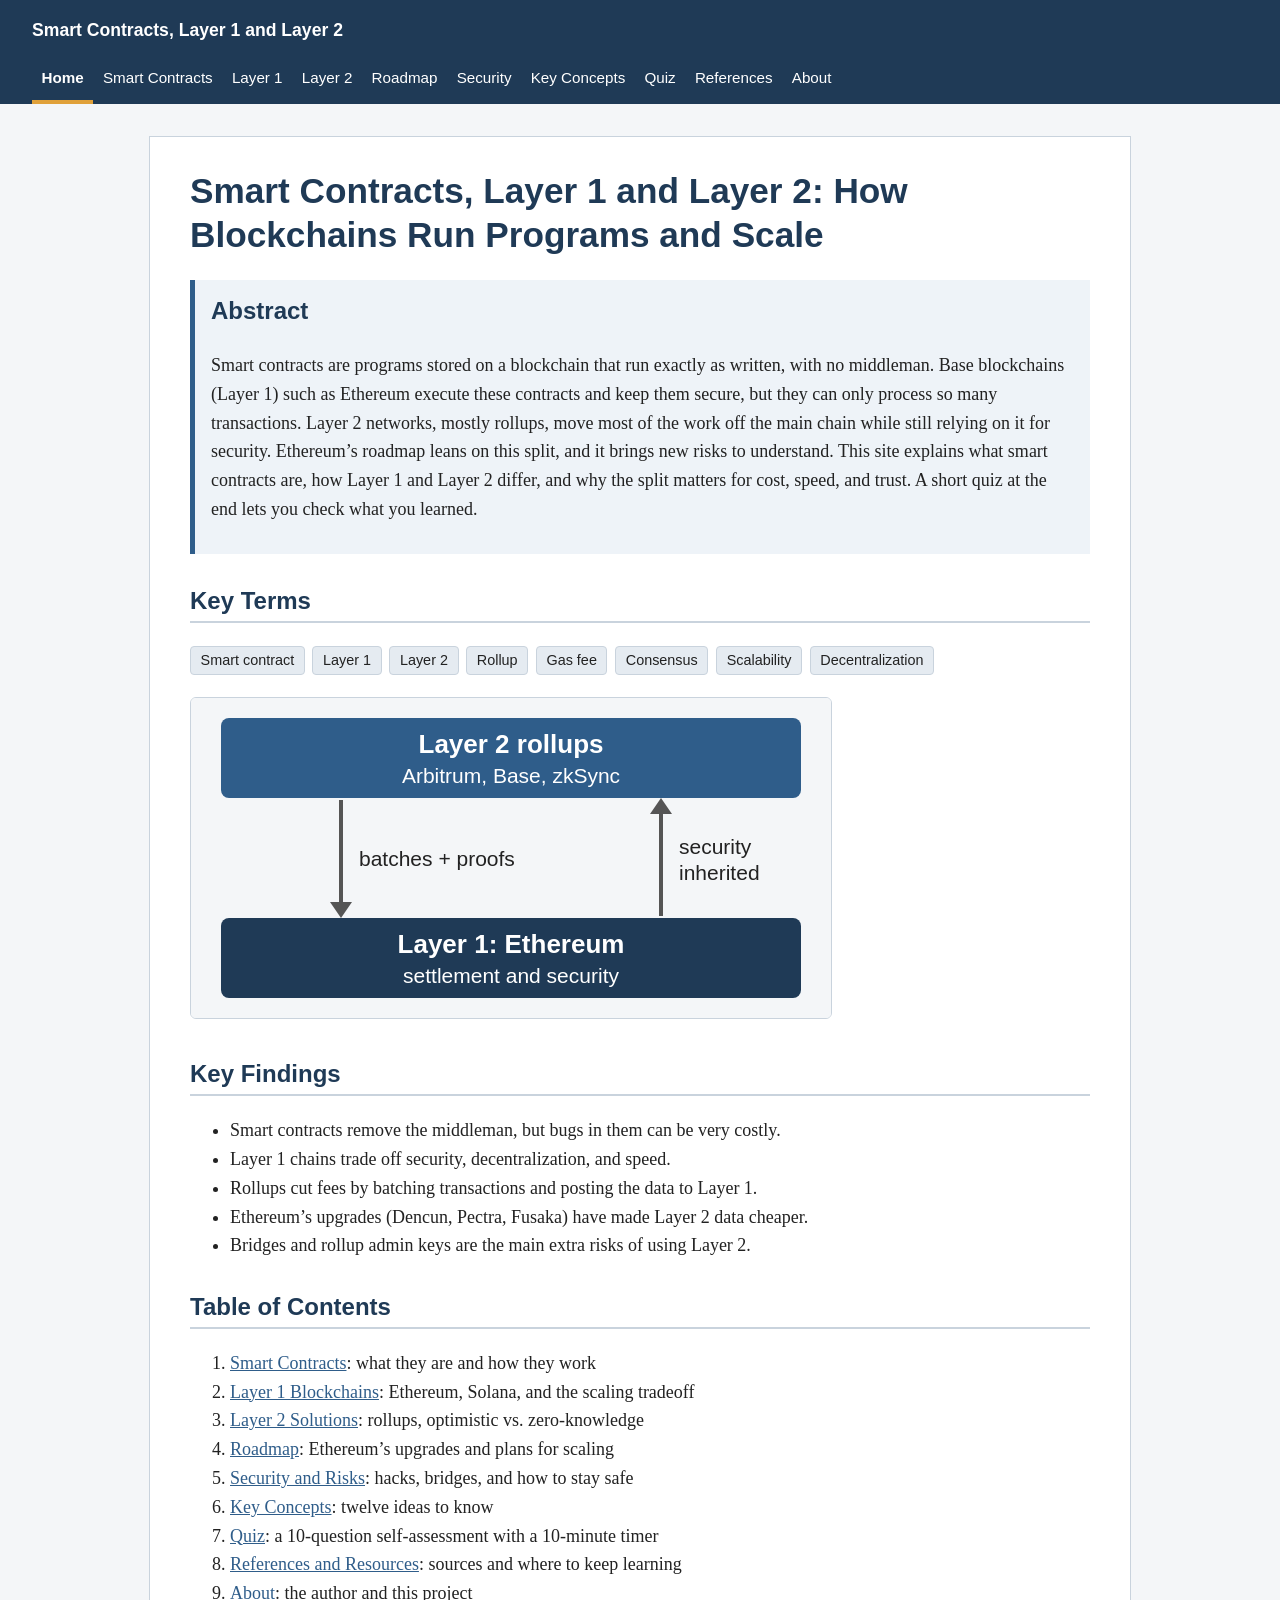
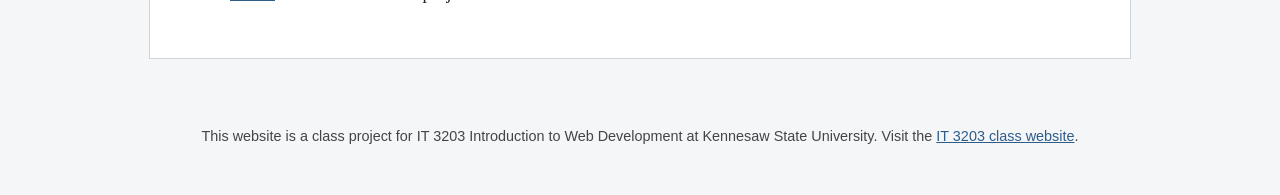
<file: index.html>
<!DOCTYPE html>
<html lang="en">
<head>
  <meta charset="utf-8">
  <meta name="viewport" content="width=device-width, initial-scale=1">
  <title>Home | Smart Contracts, Layer 1 and Layer 2</title>
  <!-- The one and only stylesheet for the site -->
  <link rel="stylesheet" href="css/style.css">
  <meta name="theme-color" content="#1f3a56">
  <link rel="icon" href="images/favicon.svg" type="image/svg+xml">
  <!-- One JavaScript file for the whole site (menu button + quiz). "defer" runs it after the page loads -->
  <script src="js/main.js" defer></script>
</head>
<body>
  <!-- Header and main menu: identical on every page for consistency -->
  <header>
    <div class="header-top">
      <p class="site-title">Smart Contracts, Layer 1 and Layer 2</p>
      <button type="button" id="nav-toggle" class="nav-toggle" aria-expanded="false" aria-controls="main-nav">Menu</button>
    </div>
    <nav id="main-nav" aria-label="Main menu">
      <a href="index.html" class="current">Home</a>
      <a href="smart-contracts.html">Smart Contracts</a>
      <a href="layer1.html">Layer 1</a>
      <a href="layer2.html">Layer 2</a>
      <a href="roadmap.html">Roadmap</a>
      <a href="security.html">Security</a>
      <a href="concepts.html">Key Concepts</a>
      <a href="quiz.html">Quiz</a>
      <a href="references.html">References</a>
      <a href="about.html">About</a>
    </nav>
  </header>

  <main>
    <h1>Smart Contracts, Layer 1 and Layer 2: How Blockchains Run Programs and Scale</h1>

    <section class="abstract">
      <h2>Abstract</h2>
      <p>Smart contracts are programs stored on a blockchain that run exactly as written, with no middleman.
      Base blockchains (Layer 1) such as Ethereum execute these contracts and keep them secure, but they can
      only process so many transactions. Layer 2 networks, mostly rollups, move most of the work off the main
      chain while still relying on it for security. Ethereum&rsquo;s roadmap leans on this split, and it brings new risks to understand. This site explains what smart contracts are, how Layer 1 and
      Layer 2 differ, and why the split matters for cost, speed, and trust. A short quiz at the end lets you check
      what you learned.</p>
    </section>

    <h2>Key Terms</h2>
    <p class="key-terms">
      <span>Smart contract</span> <span>Layer 1</span> <span>Layer 2</span> <span>Rollup</span>
      <span>Gas fee</span> <span>Consensus</span> <span>Scalability</span> <span>Decentralization</span>
    </p>

    <img src="images/layer-stack.svg" width="640" height="320" alt="Diagram showing Layer 2 networks sending batched data and proofs down to a Layer 1 blockchain, which provides security back up to Layer 2">

    <h2>Key Findings</h2>
    <ul>
      <li>Smart contracts remove the middleman, but bugs in them can be very costly.</li>
      <li>Layer 1 chains trade off security, decentralization, and speed.</li>
      <li>Rollups cut fees by batching transactions and posting the data to Layer 1.</li>
      <li>Ethereum&rsquo;s upgrades (Dencun, Pectra, Fusaka) have made Layer 2 data cheaper.</li>
      <li>Bridges and rollup admin keys are the main extra risks of using Layer 2.</li>
    </ul>

    <h2>Table of Contents</h2>
    <ol>
      <li><a href="smart-contracts.html">Smart Contracts</a>: what they are and how they work</li>
      <li><a href="layer1.html">Layer 1 Blockchains</a>: Ethereum, Solana, and the scaling tradeoff</li>
      <li><a href="layer2.html">Layer 2 Solutions</a>: rollups, optimistic vs. zero-knowledge</li>
      <li><a href="roadmap.html">Roadmap</a>: Ethereum&rsquo;s upgrades and plans for scaling</li>
      <li><a href="security.html">Security and Risks</a>: hacks, bridges, and how to stay safe</li>
      <li><a href="concepts.html">Key Concepts</a>: twelve ideas to know</li>
      <li><a href="quiz.html">Quiz</a>: a 10-question self-assessment with a 10-minute timer</li>
      <li><a href="references.html">References and Resources</a>: sources and where to keep learning</li>
      <li><a href="about.html">About</a>: the author and this project</li>
    </ol>
  </main>

  <!-- Footer: class project note with link to the class website -->
  <footer>
    <p>This website is a class project for IT 3203 Introduction to Web Development at Kennesaw State University.
    Visit the <a href="https://ksuweb.github.io/IT3203/">IT 3203 class website</a>.</p>
  </footer>
</body>
</html>
</file>
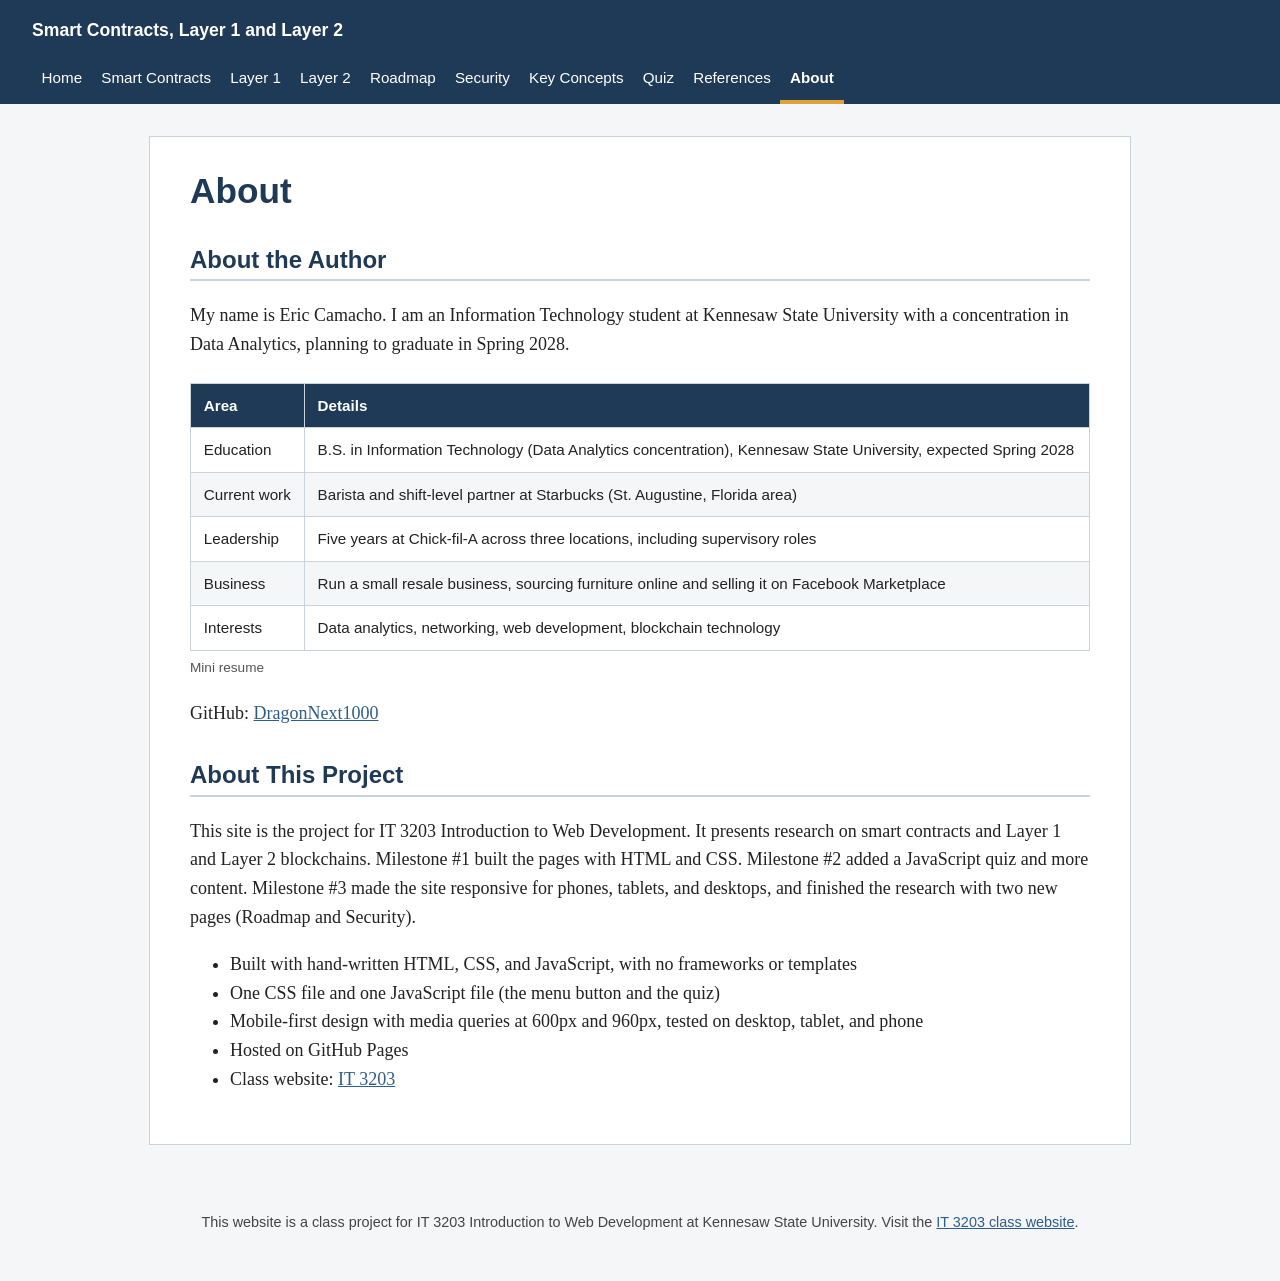
<file: about.html>
<!DOCTYPE html>
<html lang="en">
<head>
  <meta charset="utf-8">
  <meta name="viewport" content="width=device-width, initial-scale=1">
  <title>About | Smart Contracts, Layer 1 and Layer 2</title>
  <!-- The one and only stylesheet for the site -->
  <link rel="stylesheet" href="css/style.css">
  <meta name="theme-color" content="#1f3a56">
  <link rel="icon" href="images/favicon.svg" type="image/svg+xml">
  <!-- One JavaScript file for the whole site (menu button + quiz). "defer" runs it after the page loads -->
  <script src="js/main.js" defer></script>
</head>
<body>
  <!-- Header and main menu: identical on every page for consistency -->
  <header>
    <div class="header-top">
      <p class="site-title">Smart Contracts, Layer 1 and Layer 2</p>
      <button type="button" id="nav-toggle" class="nav-toggle" aria-expanded="false" aria-controls="main-nav">Menu</button>
    </div>
    <nav id="main-nav" aria-label="Main menu">
      <a href="index.html">Home</a>
      <a href="smart-contracts.html">Smart Contracts</a>
      <a href="layer1.html">Layer 1</a>
      <a href="layer2.html">Layer 2</a>
      <a href="roadmap.html">Roadmap</a>
      <a href="security.html">Security</a>
      <a href="concepts.html">Key Concepts</a>
      <a href="quiz.html">Quiz</a>
      <a href="references.html">References</a>
      <a href="about.html" class="current">About</a>
    </nav>
  </header>

  <main>
    <h1>About</h1>

    <h2>About the Author</h2>
    <p>My name is Eric Camacho. I am an Information Technology student at Kennesaw State University with a
    concentration in Data Analytics, planning to graduate in Spring 2028.</p>
    <div class="table-wrap" tabindex="0" role="region" aria-label="Scrollable table">
<table>
      <caption>Mini resume</caption>
      <thead><tr><th>Area</th><th>Details</th></tr></thead>
      <tbody>
        <tr><td>Education</td><td>B.S. in Information Technology (Data Analytics concentration), Kennesaw State University, expected Spring 2028</td></tr>
        <tr><td>Current work</td><td>Barista and shift-level partner at Starbucks (St. Augustine, Florida area)</td></tr>
        <tr><td>Leadership</td><td>Five years at Chick-fil-A across three locations, including supervisory roles</td></tr>
        <tr><td>Business</td><td>Run a small resale business, sourcing furniture online and selling it on Facebook Marketplace</td></tr>
        <tr><td>Interests</td><td>Data analytics, networking, web development, blockchain technology</td></tr>
      </tbody>
    </table>
    </div>
    <p>GitHub: <a href="https://github.com/DragonNext1000">DragonNext1000</a></p>

    <h2>About This Project</h2>
    <p>This site is the project for IT 3203 Introduction to Web Development. It presents research on
    smart contracts and Layer 1 and Layer 2 blockchains. Milestone #1 built the pages with HTML and CSS.
    Milestone #2 added a JavaScript quiz and more content. Milestone #3 made the site responsive for phones, tablets, and
    desktops, and finished the research with two new pages (Roadmap and Security).</p>
    <ul>
      <li>Built with hand-written HTML, CSS, and JavaScript, with no frameworks or templates</li>
      <li>One CSS file and one JavaScript file (the menu button and the quiz)</li>
      <li>Mobile-first design with media queries at 600px and 960px, tested on desktop, tablet, and phone</li>
      <li>Hosted on GitHub Pages</li>
      <li>Class website: <a href="https://ksuweb.github.io/IT3203/">IT 3203</a></li>
    </ul>
  </main>

  <!-- Footer: class project note with link to the class website -->
  <footer>
    <p>This website is a class project for IT 3203 Introduction to Web Development at Kennesaw State University.
    Visit the <a href="https://ksuweb.github.io/IT3203/">IT 3203 class website</a>.</p>
  </footer>
</body>
</html>
</file>
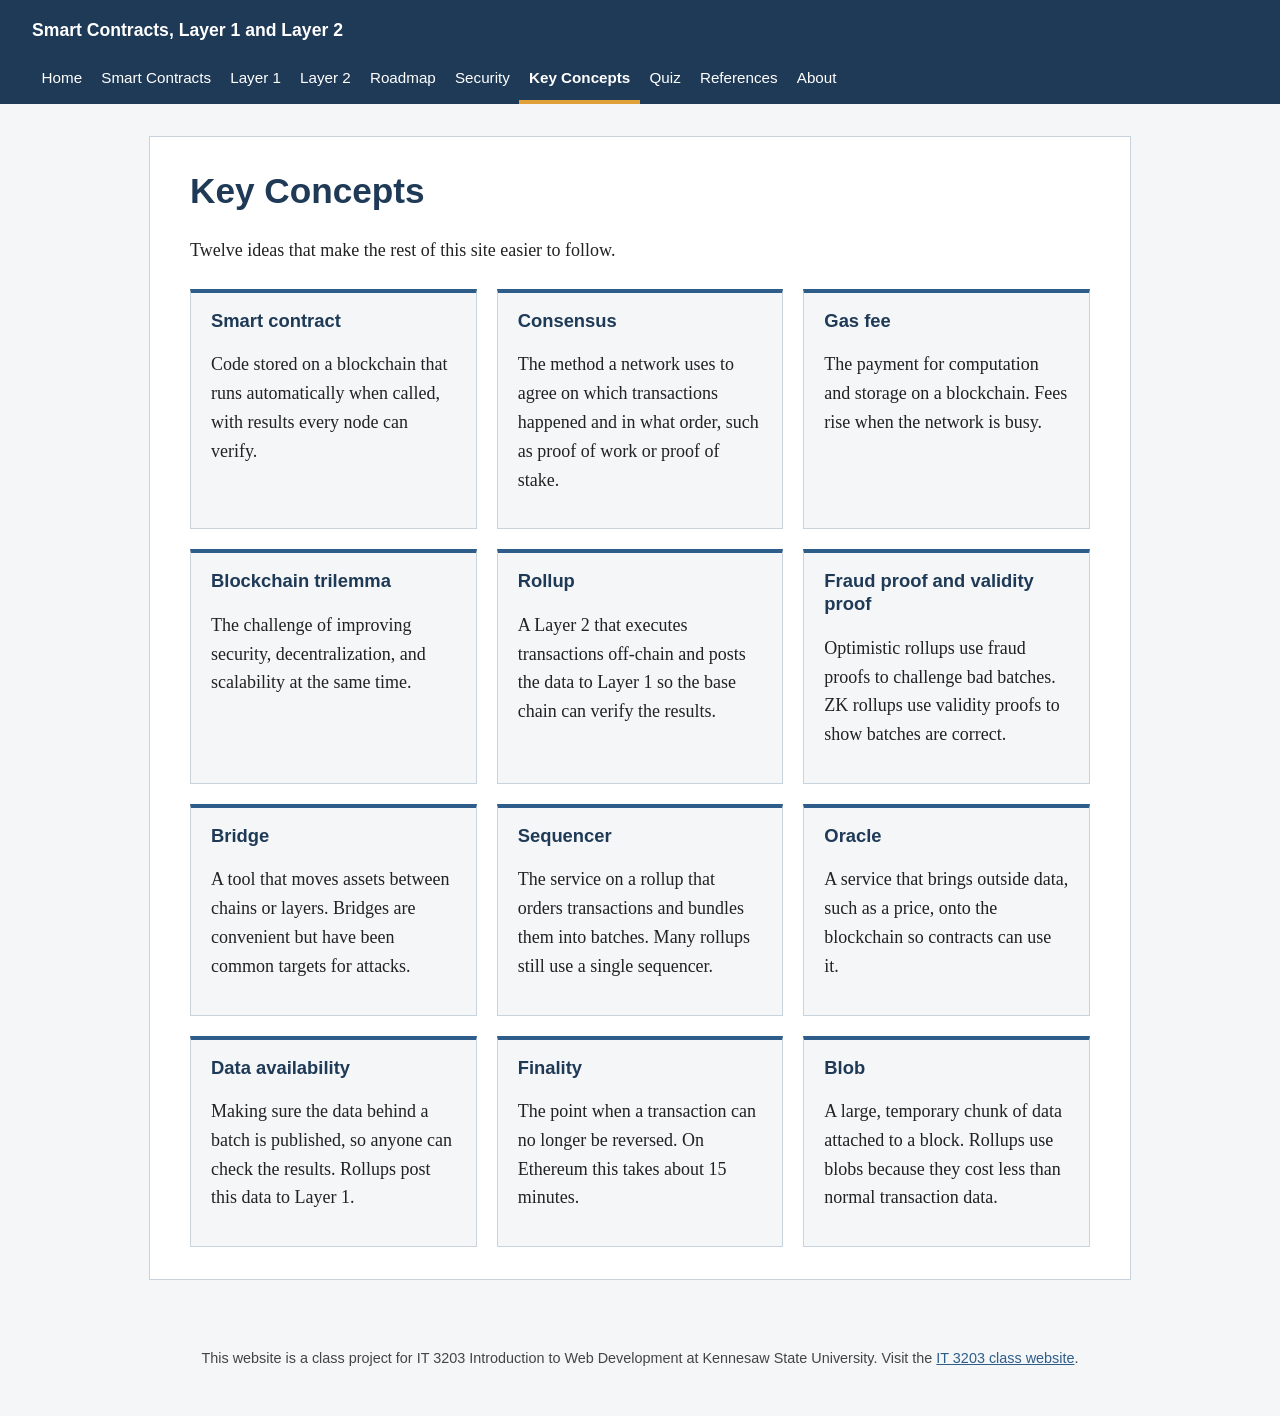
<file: concepts.html>
<!DOCTYPE html>
<html lang="en">
<head>
  <meta charset="utf-8">
  <meta name="viewport" content="width=device-width, initial-scale=1">
  <title>Key Concepts | Smart Contracts, Layer 1 and Layer 2</title>
  <!-- The one and only stylesheet for the site -->
  <link rel="stylesheet" href="css/style.css">
  <meta name="theme-color" content="#1f3a56">
  <link rel="icon" href="images/favicon.svg" type="image/svg+xml">
  <!-- One JavaScript file for the whole site (menu button + quiz). "defer" runs it after the page loads -->
  <script src="js/main.js" defer></script>
</head>
<body>
  <!-- Header and main menu: identical on every page for consistency -->
  <header>
    <div class="header-top">
      <p class="site-title">Smart Contracts, Layer 1 and Layer 2</p>
      <button type="button" id="nav-toggle" class="nav-toggle" aria-expanded="false" aria-controls="main-nav">Menu</button>
    </div>
    <nav id="main-nav" aria-label="Main menu">
      <a href="index.html">Home</a>
      <a href="smart-contracts.html">Smart Contracts</a>
      <a href="layer1.html">Layer 1</a>
      <a href="layer2.html">Layer 2</a>
      <a href="roadmap.html">Roadmap</a>
      <a href="security.html">Security</a>
      <a href="concepts.html" class="current">Key Concepts</a>
      <a href="quiz.html">Quiz</a>
      <a href="references.html">References</a>
      <a href="about.html">About</a>
    </nav>
  </header>

  <main>
    <h1>Key Concepts</h1>
    <p>Twelve ideas that make the rest of this site easier to follow.</p>

    <div class="card-grid">
      <section class="card"><h3>Smart contract</h3><p>Code stored on a blockchain that runs automatically when called, with results every node can verify.</p></section>
      <section class="card"><h3>Consensus</h3><p>The method a network uses to agree on which transactions happened and in what order, such as proof of work or proof of stake.</p></section>
      <section class="card"><h3>Gas fee</h3><p>The payment for computation and storage on a blockchain. Fees rise when the network is busy.</p></section>
      <section class="card"><h3>Blockchain trilemma</h3><p>The challenge of improving security, decentralization, and scalability at the same time.</p></section>
      <section class="card"><h3>Rollup</h3><p>A Layer 2 that executes transactions off-chain and posts the data to Layer 1 so the base chain can verify the results.</p></section>
      <section class="card"><h3>Fraud proof and validity proof</h3><p>Optimistic rollups use fraud proofs to challenge bad batches. ZK rollups use validity proofs to show batches are correct.</p></section>
      <section class="card"><h3>Bridge</h3><p>A tool that moves assets between chains or layers. Bridges are convenient but have been common targets for attacks.</p></section>
      <section class="card"><h3>Sequencer</h3><p>The service on a rollup that orders transactions and bundles them into batches. Many rollups still use a single sequencer.</p></section>
      <section class="card"><h3>Oracle</h3><p>A service that brings outside data, such as a price, onto the blockchain so contracts can use it.</p></section>
      <section class="card"><h3>Data availability</h3><p>Making sure the data behind a batch is published, so anyone can check the results. Rollups post this data to Layer 1.</p></section>
      <section class="card"><h3>Finality</h3><p>The point when a transaction can no longer be reversed. On Ethereum this takes about 15 minutes.</p></section>
      <section class="card"><h3>Blob</h3><p>A large, temporary chunk of data attached to a block. Rollups use blobs because they cost less than normal transaction data.</p></section>
    </div>
  </main>

  <!-- Footer: class project note with link to the class website -->
  <footer>
    <p>This website is a class project for IT 3203 Introduction to Web Development at Kennesaw State University.
    Visit the <a href="https://ksuweb.github.io/IT3203/">IT 3203 class website</a>.</p>
  </footer>
</body>
</html>
</file>
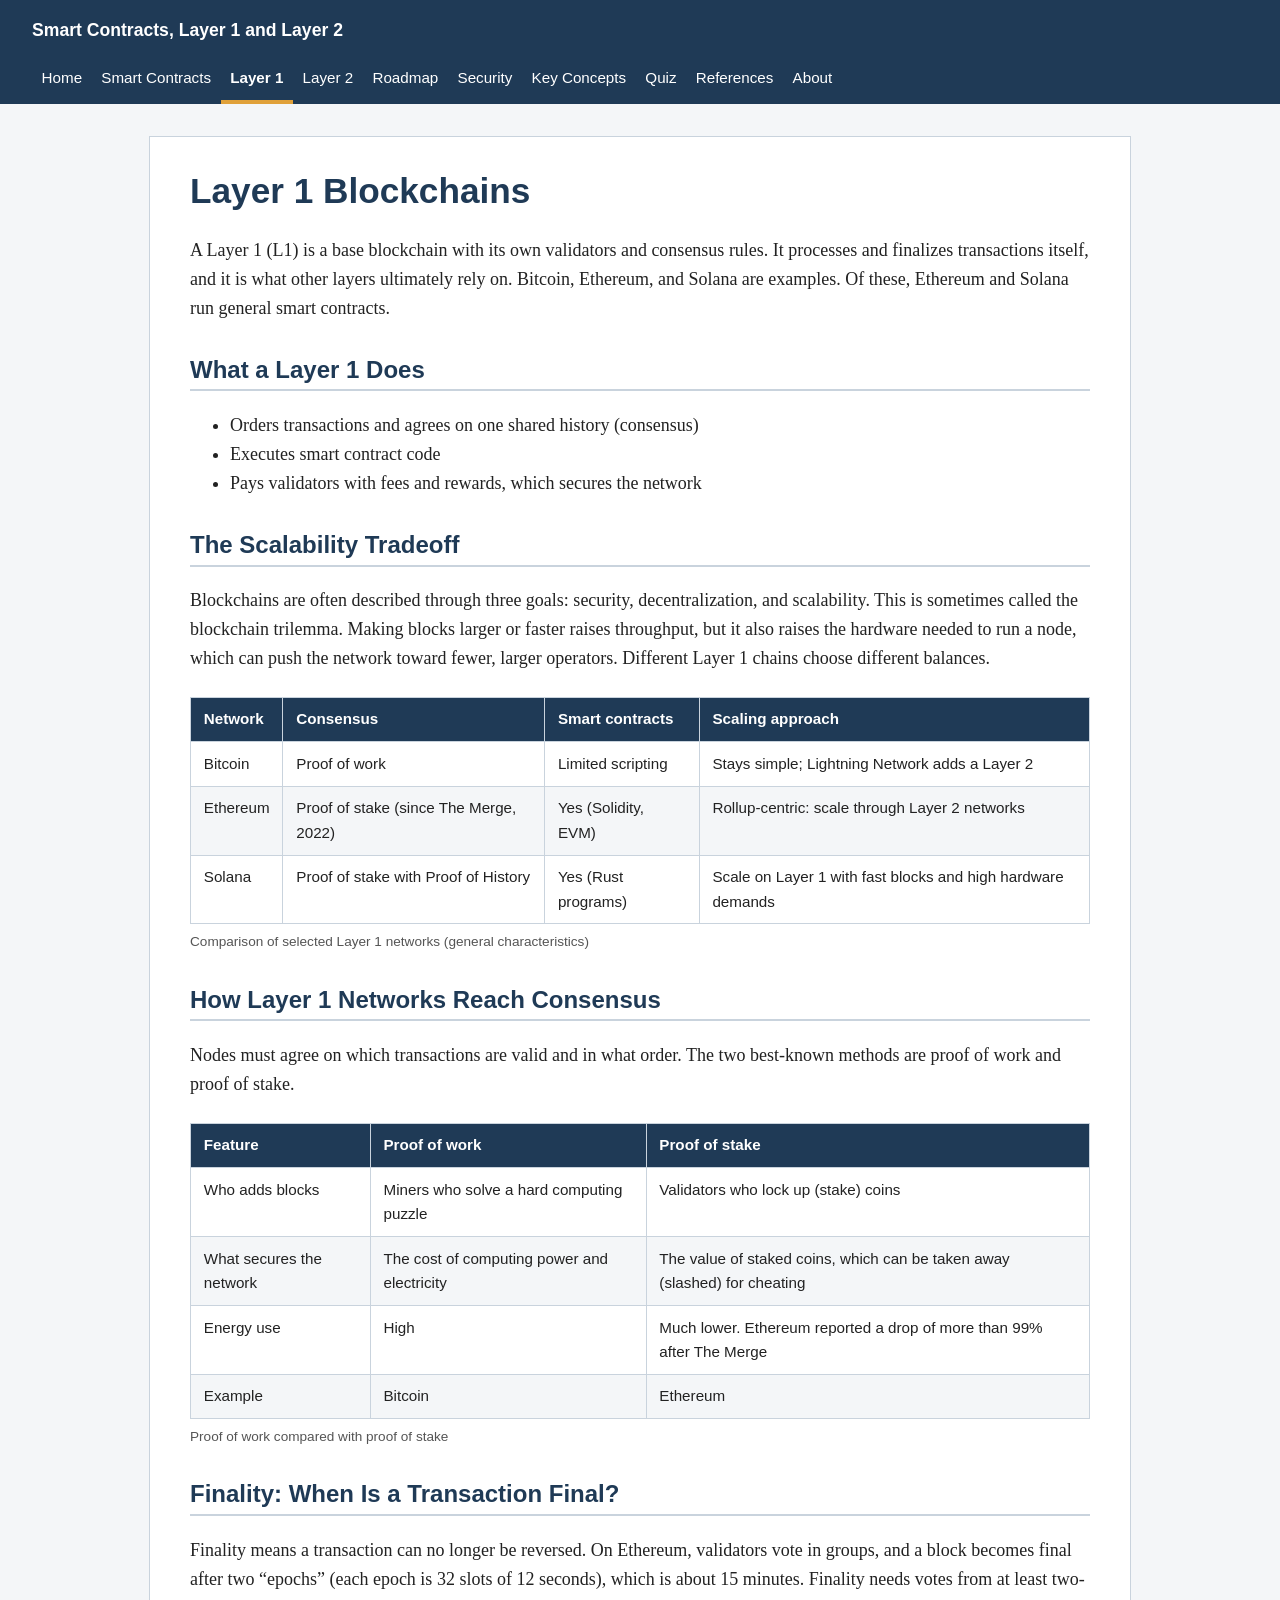
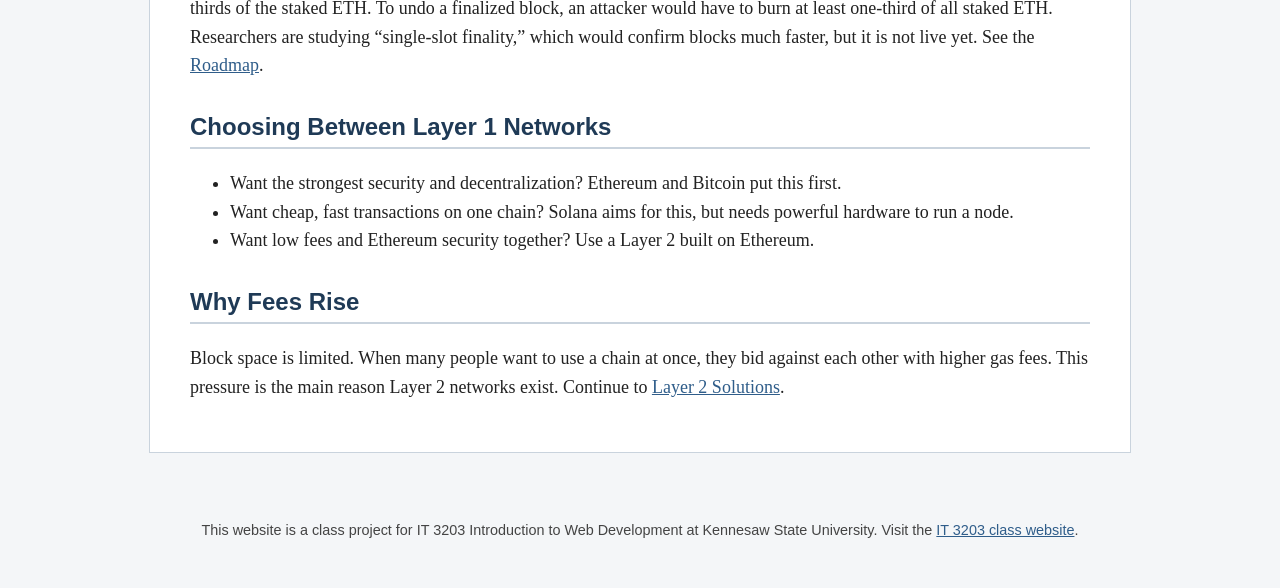
<file: layer1.html>
<!DOCTYPE html>
<html lang="en">
<head>
  <meta charset="utf-8">
  <meta name="viewport" content="width=device-width, initial-scale=1">
  <title>Layer 1 | Smart Contracts, Layer 1 and Layer 2</title>
  <!-- The one and only stylesheet for the site -->
  <link rel="stylesheet" href="css/style.css">
  <meta name="theme-color" content="#1f3a56">
  <link rel="icon" href="images/favicon.svg" type="image/svg+xml">
  <!-- One JavaScript file for the whole site (menu button + quiz). "defer" runs it after the page loads -->
  <script src="js/main.js" defer></script>
</head>
<body>
  <!-- Header and main menu: identical on every page for consistency -->
  <header>
    <div class="header-top">
      <p class="site-title">Smart Contracts, Layer 1 and Layer 2</p>
      <button type="button" id="nav-toggle" class="nav-toggle" aria-expanded="false" aria-controls="main-nav">Menu</button>
    </div>
    <nav id="main-nav" aria-label="Main menu">
      <a href="index.html">Home</a>
      <a href="smart-contracts.html">Smart Contracts</a>
      <a href="layer1.html" class="current">Layer 1</a>
      <a href="layer2.html">Layer 2</a>
      <a href="roadmap.html">Roadmap</a>
      <a href="security.html">Security</a>
      <a href="concepts.html">Key Concepts</a>
      <a href="quiz.html">Quiz</a>
      <a href="references.html">References</a>
      <a href="about.html">About</a>
    </nav>
  </header>

  <main>
    <h1>Layer 1 Blockchains</h1>
    <p>A Layer 1 (L1) is a base blockchain with its own validators and consensus rules. It processes and finalizes
    transactions itself, and it is what other layers ultimately rely on. Bitcoin, Ethereum, and Solana are examples.
    Of these, Ethereum and Solana run general smart contracts.</p>

    <h2>What a Layer 1 Does</h2>
    <ul>
      <li>Orders transactions and agrees on one shared history (consensus)</li>
      <li>Executes smart contract code</li>
      <li>Pays validators with fees and rewards, which secures the network</li>
    </ul>

    <h2>The Scalability Tradeoff</h2>
    <p>Blockchains are often described through three goals: security, decentralization, and scalability.
    This is sometimes called the blockchain trilemma. Making blocks larger or faster raises throughput, but
    it also raises the hardware needed to run a node, which can push the network toward fewer, larger operators.
    Different Layer 1 chains choose different balances.</p>

    <div class="table-wrap scrolls" tabindex="0" role="region" aria-label="Scrollable table">
<table>
      <caption>Comparison of selected Layer 1 networks (general characteristics)</caption>
      <thead><tr><th>Network</th><th>Consensus</th><th>Smart contracts</th><th>Scaling approach</th></tr></thead>
      <tbody>
        <tr><td>Bitcoin</td><td>Proof of work</td><td>Limited scripting</td><td>Stays simple; Lightning Network adds a Layer 2</td></tr>
        <tr><td>Ethereum</td><td>Proof of stake (since The Merge, 2022)</td><td>Yes (Solidity, EVM)</td><td>Rollup-centric: scale through Layer 2 networks</td></tr>
        <tr><td>Solana</td><td>Proof of stake with Proof of History</td><td>Yes (Rust programs)</td><td>Scale on Layer 1 with fast blocks and high hardware demands</td></tr>
      </tbody>
    </table>
    </div>

    <h2>How Layer 1 Networks Reach Consensus</h2>
    <p>Nodes must agree on which transactions are valid and in what order. The two best-known methods are
    proof of work and proof of stake.</p>
    <div class="table-wrap scrolls" tabindex="0" role="region" aria-label="Scrollable table">
<table>
      <caption>Proof of work compared with proof of stake</caption>
      <thead><tr><th>Feature</th><th>Proof of work</th><th>Proof of stake</th></tr></thead>
      <tbody>
        <tr><td>Who adds blocks</td><td>Miners who solve a hard computing puzzle</td><td>Validators who lock up (stake) coins</td></tr>
        <tr><td>What secures the network</td><td>The cost of computing power and electricity</td><td>The value of staked coins, which can be taken away (slashed) for cheating</td></tr>
        <tr><td>Energy use</td><td>High</td><td>Much lower. Ethereum reported a drop of more than 99% after The Merge</td></tr>
        <tr><td>Example</td><td>Bitcoin</td><td>Ethereum</td></tr>
      </tbody>
    </table>
    </div>

    <h2>Finality: When Is a Transaction Final?</h2>
    <p>Finality means a transaction can no longer be reversed. On Ethereum, validators vote in groups, and a block
    becomes final after two &ldquo;epochs&rdquo; (each epoch is 32 slots of 12 seconds), which is about 15 minutes.
    Finality needs votes from at least two-thirds of the staked ETH. To undo a finalized block, an attacker would have
    to burn at least one-third of all staked ETH. Researchers are studying &ldquo;single-slot finality,&rdquo; which
    would confirm blocks much faster, but it is not live yet. See the <a href="roadmap.html">Roadmap</a>.</p>

    <h2>Choosing Between Layer 1 Networks</h2>
    <ul>
      <li>Want the strongest security and decentralization? Ethereum and Bitcoin put this first.</li>
      <li>Want cheap, fast transactions on one chain? Solana aims for this, but needs powerful hardware to run a node.</li>
      <li>Want low fees and Ethereum security together? Use a Layer 2 built on Ethereum.</li>
    </ul>

    <h2>Why Fees Rise</h2>
    <p>Block space is limited. When many people want to use a chain at once, they bid against each other with
    higher gas fees. This pressure is the main reason Layer 2 networks exist.
    Continue to <a href="layer2.html">Layer 2 Solutions</a>.</p>
  </main>

  <!-- Footer: class project note with link to the class website -->
  <footer>
    <p>This website is a class project for IT 3203 Introduction to Web Development at Kennesaw State University.
    Visit the <a href="https://ksuweb.github.io/IT3203/">IT 3203 class website</a>.</p>
  </footer>
</body>
</html>
</file>
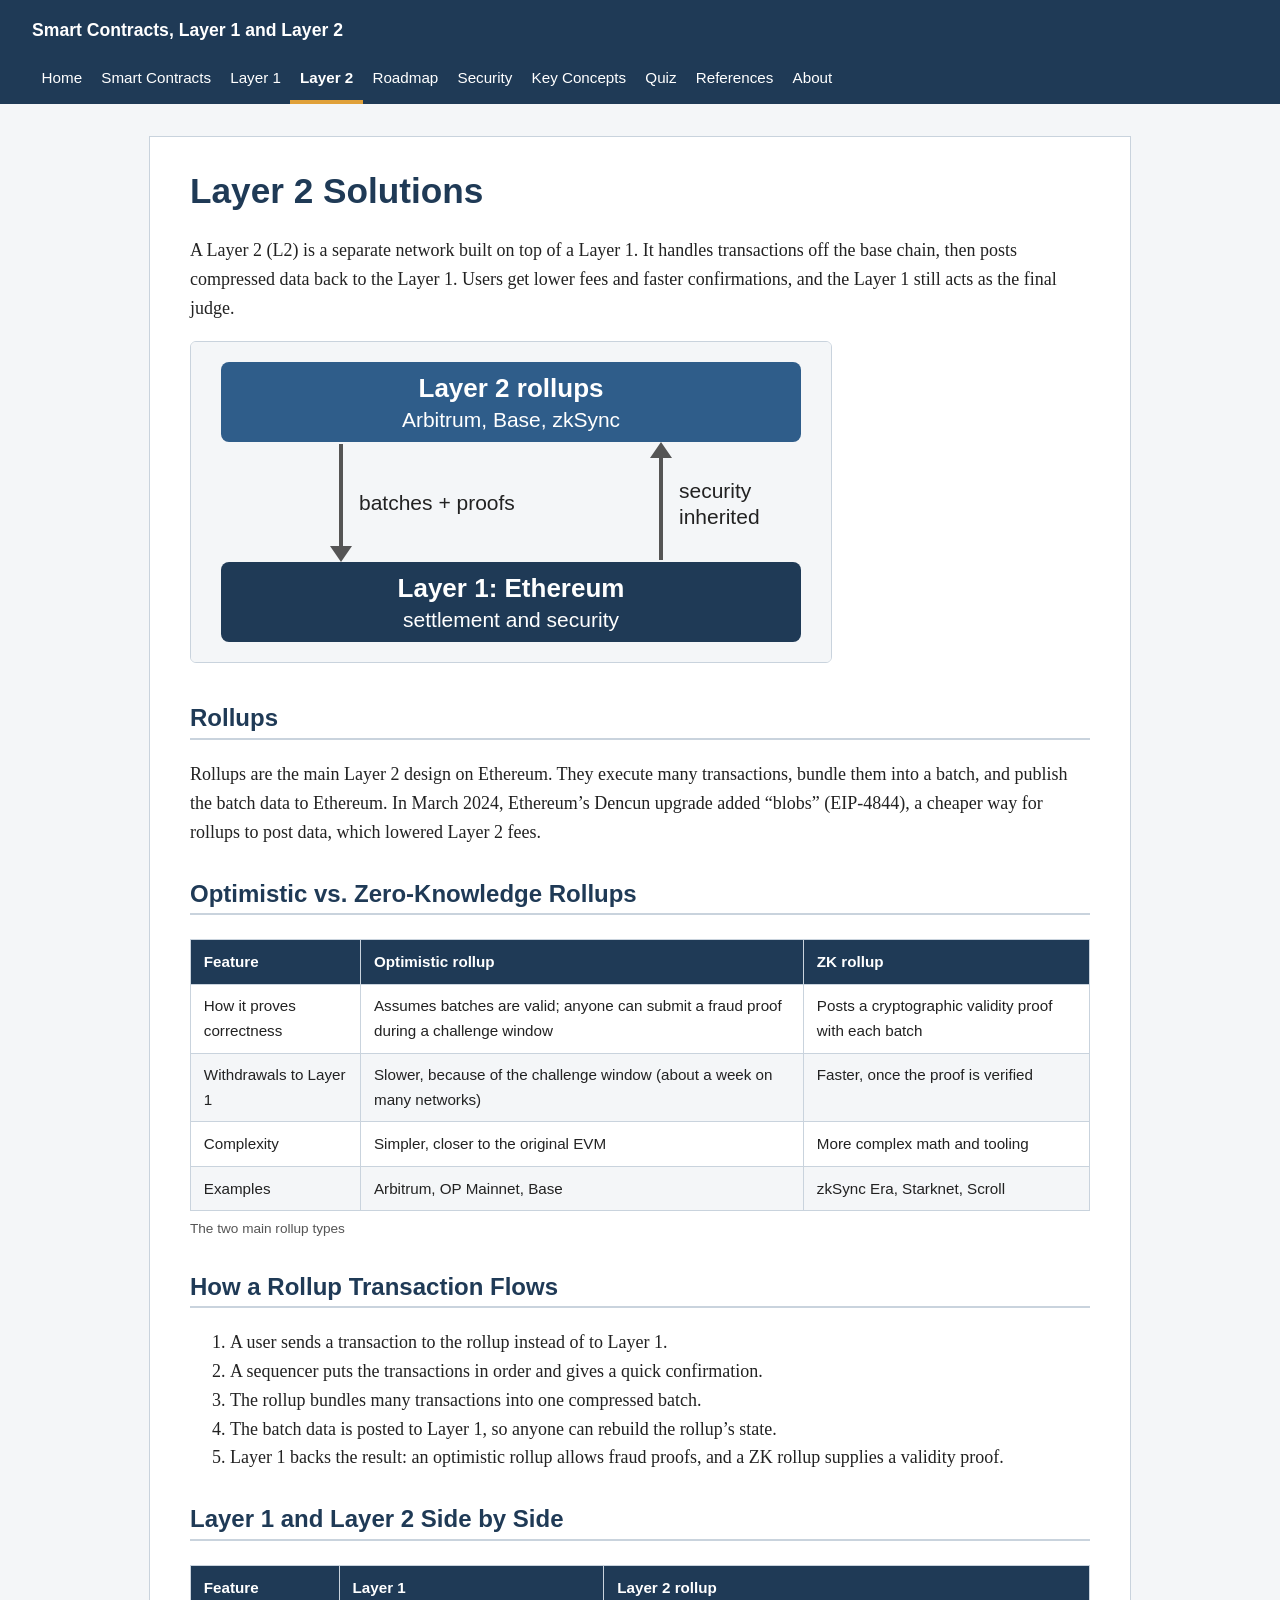
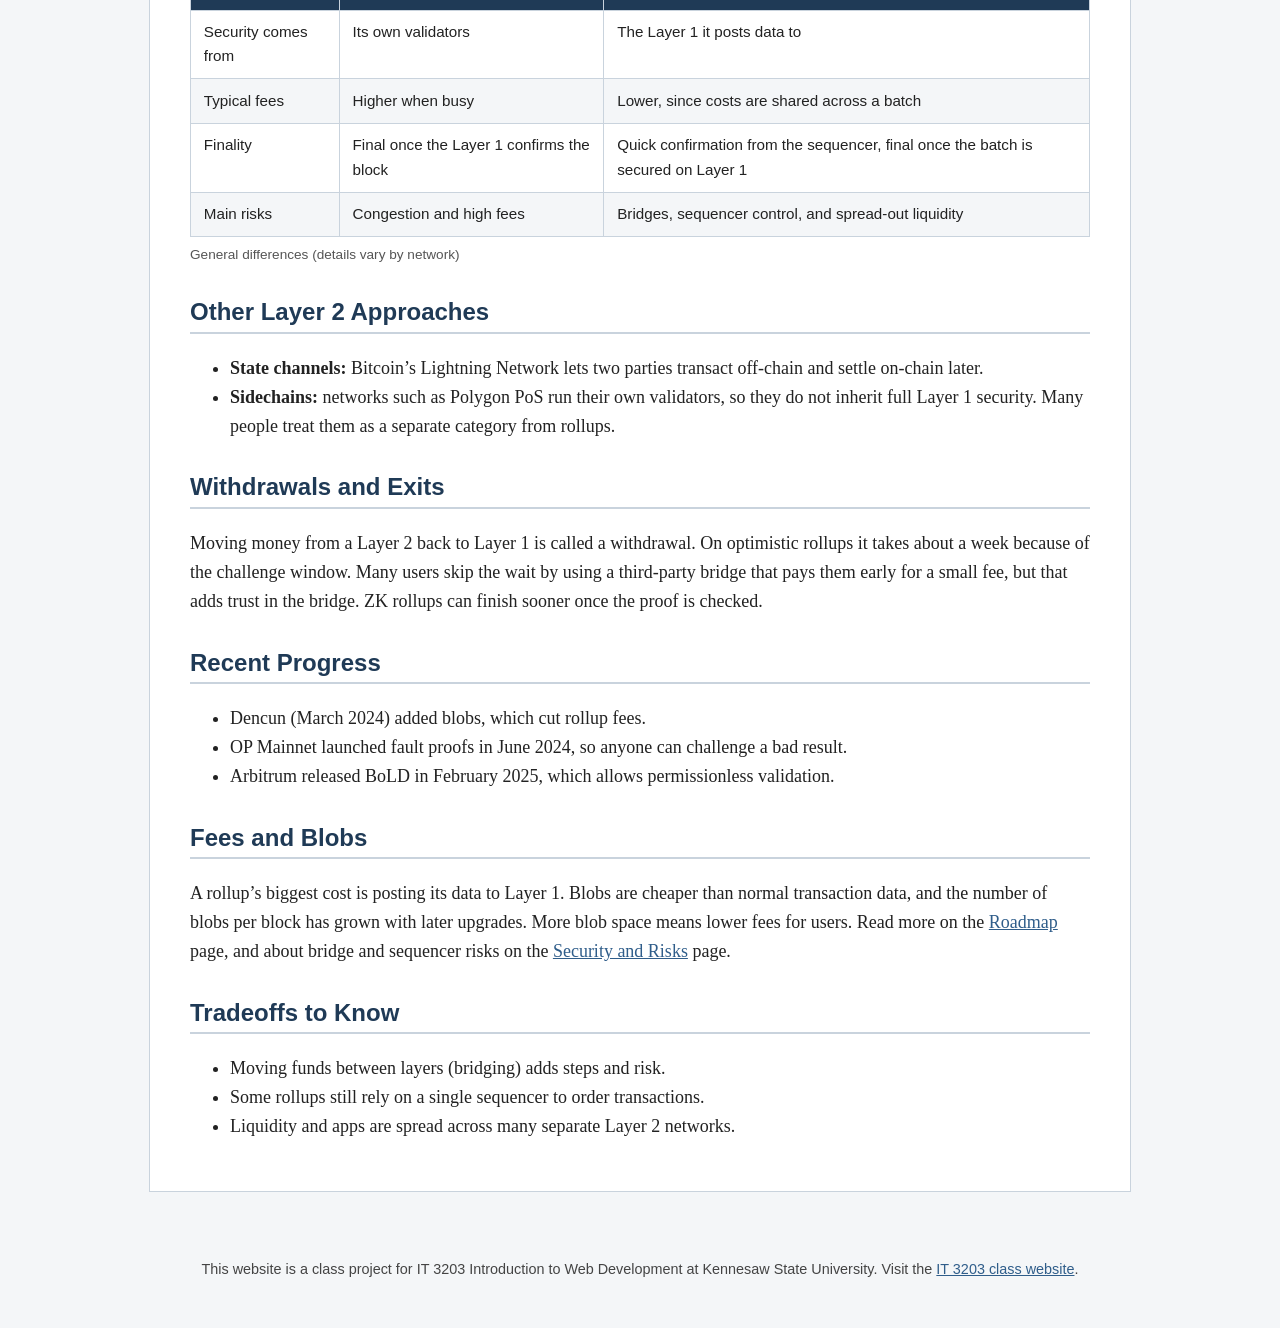
<file: layer2.html>
<!DOCTYPE html>
<html lang="en">
<head>
  <meta charset="utf-8">
  <meta name="viewport" content="width=device-width, initial-scale=1">
  <title>Layer 2 | Smart Contracts, Layer 1 and Layer 2</title>
  <!-- The one and only stylesheet for the site -->
  <link rel="stylesheet" href="css/style.css">
  <meta name="theme-color" content="#1f3a56">
  <link rel="icon" href="images/favicon.svg" type="image/svg+xml">
  <!-- One JavaScript file for the whole site (menu button + quiz). "defer" runs it after the page loads -->
  <script src="js/main.js" defer></script>
</head>
<body>
  <!-- Header and main menu: identical on every page for consistency -->
  <header>
    <div class="header-top">
      <p class="site-title">Smart Contracts, Layer 1 and Layer 2</p>
      <button type="button" id="nav-toggle" class="nav-toggle" aria-expanded="false" aria-controls="main-nav">Menu</button>
    </div>
    <nav id="main-nav" aria-label="Main menu">
      <a href="index.html">Home</a>
      <a href="smart-contracts.html">Smart Contracts</a>
      <a href="layer1.html">Layer 1</a>
      <a href="layer2.html" class="current">Layer 2</a>
      <a href="roadmap.html">Roadmap</a>
      <a href="security.html">Security</a>
      <a href="concepts.html">Key Concepts</a>
      <a href="quiz.html">Quiz</a>
      <a href="references.html">References</a>
      <a href="about.html">About</a>
    </nav>
  </header>

  <main>
    <h1>Layer 2 Solutions</h1>
    <p>A Layer 2 (L2) is a separate network built on top of a Layer 1. It handles transactions off the base
    chain, then posts compressed data back to the Layer 1. Users get lower fees and faster confirmations, and the
    Layer 1 still acts as the final judge.</p>

    <img src="images/layer-stack.svg" width="640" height="320" alt="Diagram showing Layer 2 networks sending batched data and proofs down to a Layer 1 blockchain, which provides security back up to Layer 2">

    <h2>Rollups</h2>
    <p>Rollups are the main Layer 2 design on Ethereum. They execute many transactions, bundle them into a batch,
    and publish the batch data to Ethereum. In March 2024, Ethereum&rsquo;s Dencun upgrade added &ldquo;blobs&rdquo;
    (EIP-4844), a cheaper way for rollups to post data, which lowered Layer 2 fees.</p>

    <h2>Optimistic vs. Zero-Knowledge Rollups</h2>
    <div class="table-wrap scrolls" tabindex="0" role="region" aria-label="Scrollable table">
<table>
      <caption>The two main rollup types</caption>
      <thead><tr><th>Feature</th><th>Optimistic rollup</th><th>ZK rollup</th></tr></thead>
      <tbody>
        <tr><td>How it proves correctness</td><td>Assumes batches are valid; anyone can submit a fraud proof during a challenge window</td><td>Posts a cryptographic validity proof with each batch</td></tr>
        <tr><td>Withdrawals to Layer 1</td><td>Slower, because of the challenge window (about a week on many networks)</td><td>Faster, once the proof is verified</td></tr>
        <tr><td>Complexity</td><td>Simpler, closer to the original EVM</td><td>More complex math and tooling</td></tr>
        <tr><td>Examples</td><td>Arbitrum, OP Mainnet, Base</td><td>zkSync Era, Starknet, Scroll</td></tr>
      </tbody>
    </table>
    </div>

    <h2>How a Rollup Transaction Flows</h2>
    <ol>
      <li>A user sends a transaction to the rollup instead of to Layer 1.</li>
      <li>A sequencer puts the transactions in order and gives a quick confirmation.</li>
      <li>The rollup bundles many transactions into one compressed batch.</li>
      <li>The batch data is posted to Layer 1, so anyone can rebuild the rollup&rsquo;s state.</li>
      <li>Layer 1 backs the result: an optimistic rollup allows fraud proofs, and a ZK rollup supplies a validity proof.</li>
    </ol>

    <h2>Layer 1 and Layer 2 Side by Side</h2>
    <div class="table-wrap scrolls" tabindex="0" role="region" aria-label="Scrollable table">
<table>
      <caption>General differences (details vary by network)</caption>
      <thead><tr><th>Feature</th><th>Layer 1</th><th>Layer 2 rollup</th></tr></thead>
      <tbody>
        <tr><td>Security comes from</td><td>Its own validators</td><td>The Layer 1 it posts data to</td></tr>
        <tr><td>Typical fees</td><td>Higher when busy</td><td>Lower, since costs are shared across a batch</td></tr>
        <tr><td>Finality</td><td>Final once the Layer 1 confirms the block</td><td>Quick confirmation from the sequencer, final once the batch is secured on Layer 1</td></tr>
        <tr><td>Main risks</td><td>Congestion and high fees</td><td>Bridges, sequencer control, and spread-out liquidity</td></tr>
      </tbody>
    </table>
    </div>

    <h2>Other Layer 2 Approaches</h2>
    <ul>
      <li><strong>State channels:</strong> Bitcoin&rsquo;s Lightning Network lets two parties transact off-chain and settle on-chain later.</li>
      <li><strong>Sidechains:</strong> networks such as Polygon PoS run their own validators, so they do not inherit full Layer 1 security. Many people treat them as a separate category from rollups.</li>
    </ul>

    <h2>Withdrawals and Exits</h2>
    <p>Moving money from a Layer 2 back to Layer 1 is called a withdrawal. On optimistic rollups it takes about a week
    because of the challenge window. Many users skip the wait by using a third-party bridge that pays them early for a
    small fee, but that adds trust in the bridge. ZK rollups can finish sooner once the proof is checked.</p>

    <h2>Recent Progress</h2>
    <ul>
      <li>Dencun (March 2024) added blobs, which cut rollup fees.</li>
      <li>OP Mainnet launched fault proofs in June 2024, so anyone can challenge a bad result.</li>
      <li>Arbitrum released BoLD in February 2025, which allows permissionless validation.</li>
    </ul>

    <h2>Fees and Blobs</h2>
    <p>A rollup&rsquo;s biggest cost is posting its data to Layer 1. Blobs are cheaper than normal transaction data,
    and the number of blobs per block has grown with later upgrades. More blob space means lower fees for
    users. Read more on the <a href="roadmap.html">Roadmap</a> page, and about bridge and sequencer risks on the
    <a href="security.html">Security and Risks</a> page.</p>

    <h2>Tradeoffs to Know</h2>
    <ul>
      <li>Moving funds between layers (bridging) adds steps and risk.</li>
      <li>Some rollups still rely on a single sequencer to order transactions.</li>
      <li>Liquidity and apps are spread across many separate Layer 2 networks.</li>
    </ul>
  </main>

  <!-- Footer: class project note with link to the class website -->
  <footer>
    <p>This website is a class project for IT 3203 Introduction to Web Development at Kennesaw State University.
    Visit the <a href="https://ksuweb.github.io/IT3203/">IT 3203 class website</a>.</p>
  </footer>
</body>
</html>
</file>
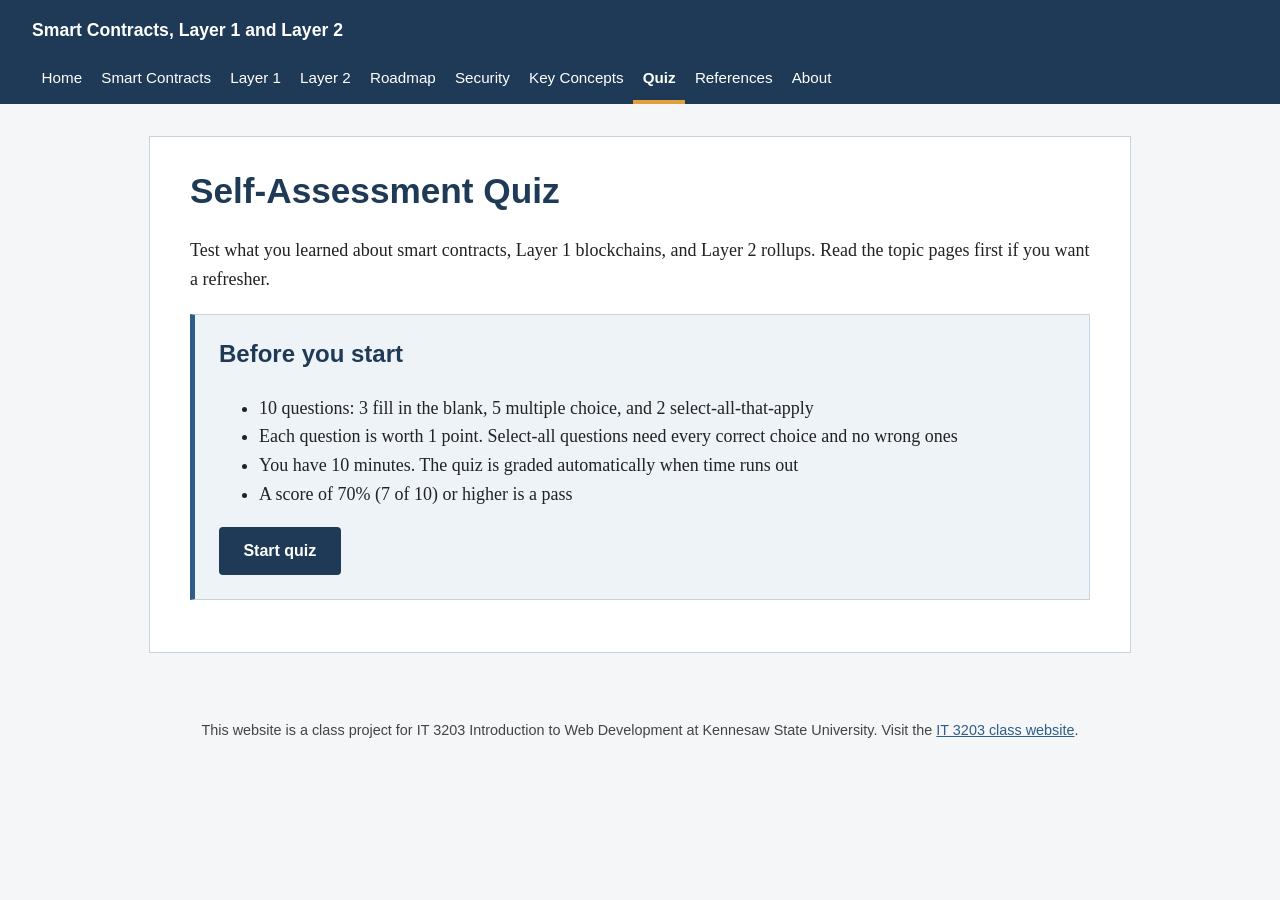
<file: quiz.html>
<!DOCTYPE html>
<html lang="en">
<head>
  <meta charset="utf-8">
  <meta name="viewport" content="width=device-width, initial-scale=1">
  <title>Quiz | Smart Contracts, Layer 1 and Layer 2</title>
  <!-- The one and only stylesheet for the site -->
  <link rel="stylesheet" href="css/style.css">
  <meta name="theme-color" content="#1f3a56">
  <link rel="icon" href="images/favicon.svg" type="image/svg+xml">
  <!-- One JavaScript file for the whole site (menu button + quiz). "defer" runs it after the page loads -->
  <script src="js/main.js" defer></script>
</head>
<body>
  <!-- Header and main menu: identical on every page for consistency -->
  <header>
    <div class="header-top">
      <p class="site-title">Smart Contracts, Layer 1 and Layer 2</p>
      <button type="button" id="nav-toggle" class="nav-toggle" aria-expanded="false" aria-controls="main-nav">Menu</button>
    </div>
    <nav id="main-nav" aria-label="Main menu">
      <a href="index.html">Home</a>
      <a href="smart-contracts.html">Smart Contracts</a>
      <a href="layer1.html">Layer 1</a>
      <a href="layer2.html">Layer 2</a>
      <a href="roadmap.html">Roadmap</a>
      <a href="security.html">Security</a>
      <a href="concepts.html">Key Concepts</a>
      <a href="quiz.html" class="current">Quiz</a>
      <a href="references.html">References</a>
      <a href="about.html">About</a>
    </nav>
  </header>

  <main>
    <h1>Self-Assessment Quiz</h1>
    <p>Test what you learned about smart contracts, Layer 1 blockchains, and Layer 2 rollups.
    Read the topic pages first if you want a refresher.</p>

    <!-- Start panel: shown first. The timer does not start until the button is pressed -->
    <section id="quiz-intro" class="quiz-panel">
      <h2>Before you start</h2>
      <ul>
        <li>10 questions: 3 fill in the blank, 5 multiple choice, and 2 select-all-that-apply</li>
        <li>Each question is worth 1 point. Select-all questions need every correct choice and no wrong ones</li>
        <li>You have 10 minutes. The quiz is graded automatically when time runs out</li>
        <li>A score of 70% (7 of 10) or higher is a pass</li>
      </ul>
      <button type="button" id="start-btn" class="btn">Start quiz</button>
      <noscript><p class="note">This quiz needs JavaScript. Please turn it on in your browser to take the quiz.</p></noscript>
    </section>

    <!-- Countdown: stays at the top of the screen while the quiz is running -->
    <div id="timer-bar" class="timer-bar" hidden>
      <span>Time left</span>
      <span id="time-left" class="time-left">10:00</span>
    </div>

    <!-- Results panel: filled in by main.js right after the quiz is submitted -->
    <section id="results" class="results" tabindex="-1" aria-live="polite" hidden>
      <h2>Your Results</h2>
      <p id="result-banner" class="result-banner"></p>
      <dl class="result-stats">
        <div><dt>Total score</dt><dd id="result-score"></dd></div>
        <div><dt>Time spent</dt><dd id="result-time"></dd></div>
      </dl>
      <div class="score-bar"><div id="score-fill" class="score-fill"></div></div>
      <p id="result-pass-note" class="note"></p>

      <div class="table-wrap scrolls" tabindex="0" role="region" aria-label="Scrollable table">
<table>
        <caption>Result for each question</caption>
        <thead>
          <tr><th>Question</th><th>Result</th><th>Score</th><th>Correct answer</th></tr>
        </thead>
        <tbody id="results-body"></tbody>
      </table>
    </div>
      <p class="note">Scroll down to see an explanation under each question.</p>
      <button type="button" id="retake-btn" class="btn">Retake quiz</button>
    </section>

    <!-- The quiz form. main.js builds the questions inside #questions -->
    <form id="quiz-form" hidden>
      <div id="questions"></div>
      <div class="form-actions">
        <button type="submit" class="btn">Submit quiz</button>
        <button type="button" id="reset-btn" class="btn btn-secondary">Reset quiz</button>
      </div>
    </form>
  </main>

  <!-- Footer: class project note with link to the class website -->
  <footer>
    <p>This website is a class project for IT 3203 Introduction to Web Development at Kennesaw State University.
    Visit the <a href="https://ksuweb.github.io/IT3203/">IT 3203 class website</a>.</p>
  </footer>
</body>
</html>
</file>
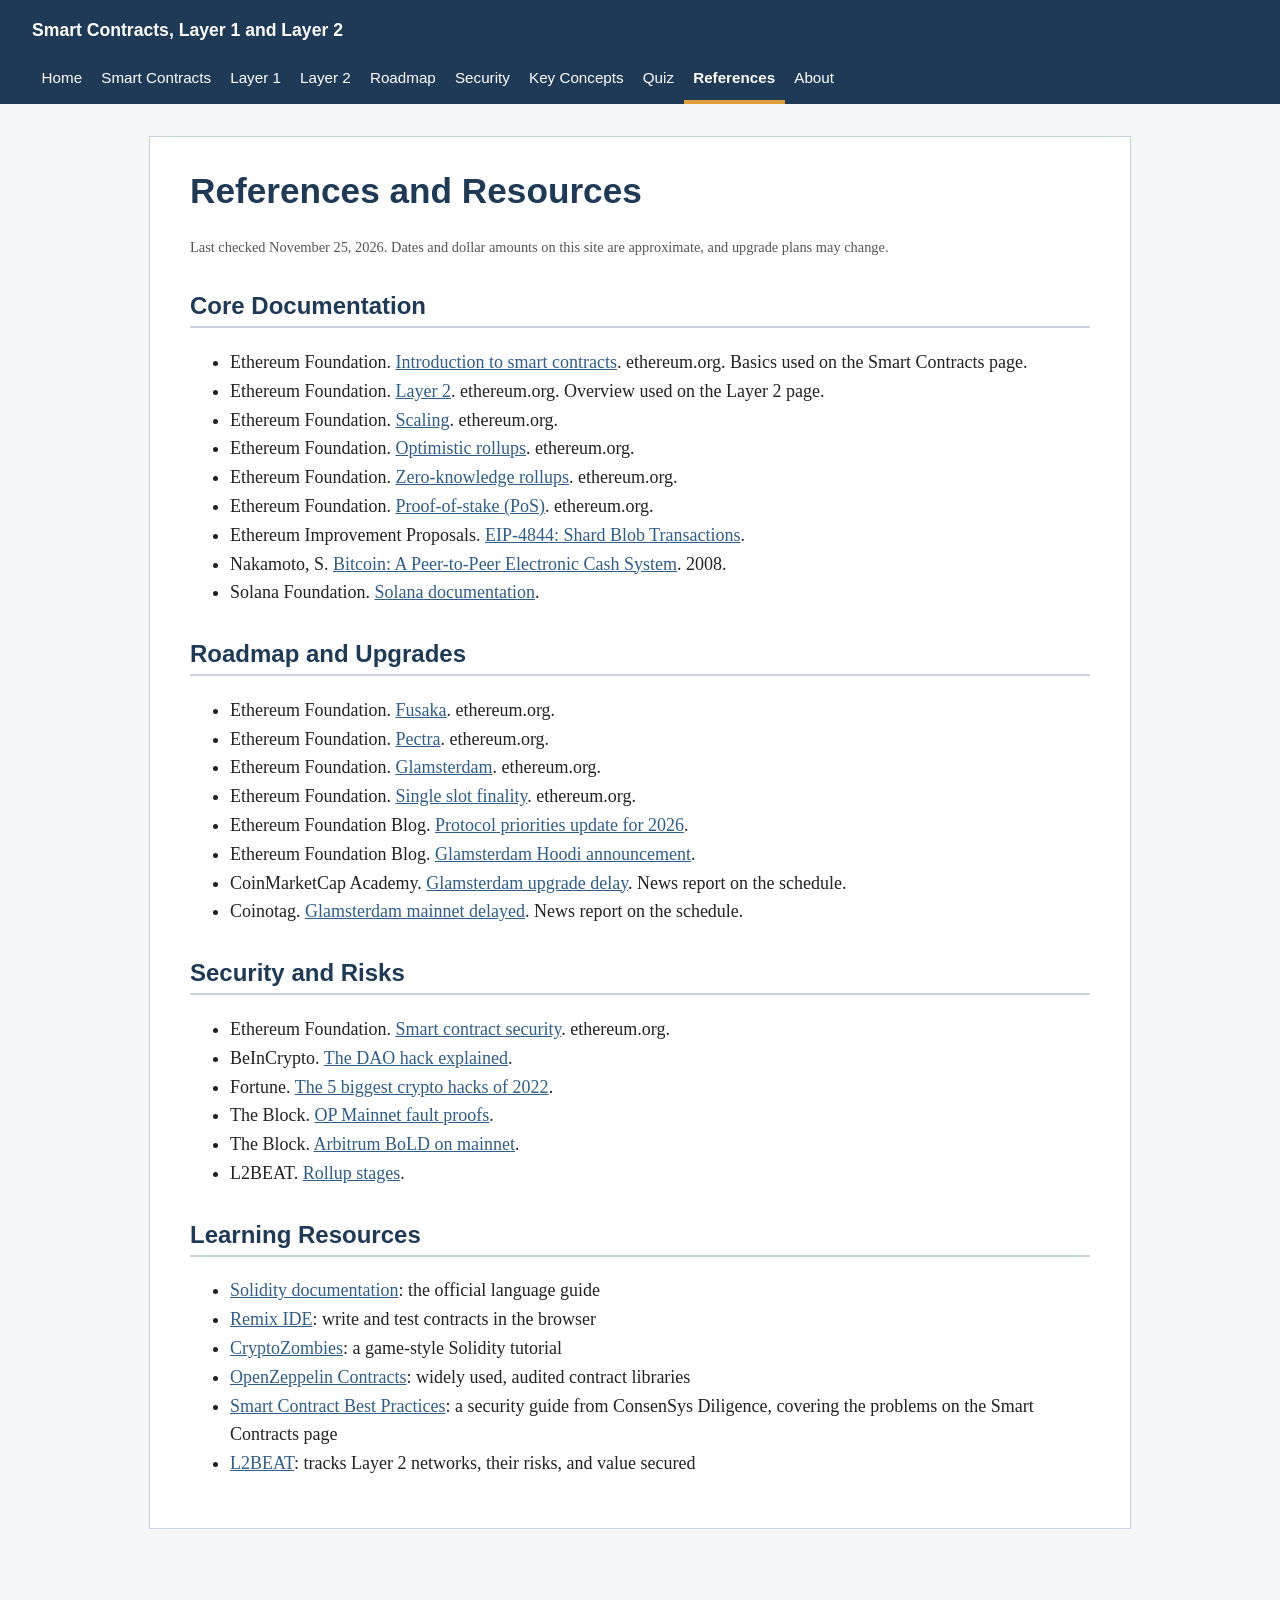
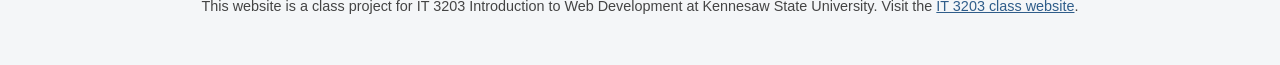
<file: references.html>
<!DOCTYPE html>
<html lang="en">
<head>
  <meta charset="utf-8">
  <meta name="viewport" content="width=device-width, initial-scale=1">
  <title>References | Smart Contracts, Layer 1 and Layer 2</title>
  <!-- The one and only stylesheet for the site -->
  <link rel="stylesheet" href="css/style.css">
  <meta name="theme-color" content="#1f3a56">
  <link rel="icon" href="images/favicon.svg" type="image/svg+xml">
  <!-- One JavaScript file for the whole site (menu button + quiz). "defer" runs it after the page loads -->
  <script src="js/main.js" defer></script>
</head>
<body>
  <!-- Header and main menu: identical on every page for consistency -->
  <header>
    <div class="header-top">
      <p class="site-title">Smart Contracts, Layer 1 and Layer 2</p>
      <button type="button" id="nav-toggle" class="nav-toggle" aria-expanded="false" aria-controls="main-nav">Menu</button>
    </div>
    <nav id="main-nav" aria-label="Main menu">
      <a href="index.html">Home</a>
      <a href="smart-contracts.html">Smart Contracts</a>
      <a href="layer1.html">Layer 1</a>
      <a href="layer2.html">Layer 2</a>
      <a href="roadmap.html">Roadmap</a>
      <a href="security.html">Security</a>
      <a href="concepts.html">Key Concepts</a>
      <a href="quiz.html">Quiz</a>
      <a href="references.html" class="current">References</a>
      <a href="about.html">About</a>
    </nav>
  </header>

  <main>
    <h1>References and Resources</h1>
    <p class="note">Last checked November 25, 2026. Dates and dollar amounts on this site are approximate, and upgrade plans may change.</p>

    <h2>Core Documentation</h2>
    <ul>
      <li>Ethereum Foundation. <a href="https://ethereum.org/en/developers/docs/smart-contracts/">Introduction to smart contracts</a>. ethereum.org. Basics used on the Smart Contracts page.</li>
      <li>Ethereum Foundation. <a href="https://ethereum.org/en/layer-2/">Layer 2</a>. ethereum.org. Overview used on the Layer 2 page.</li>
      <li>Ethereum Foundation. <a href="https://ethereum.org/en/developers/docs/scaling/">Scaling</a>. ethereum.org.</li>
      <li>Ethereum Foundation. <a href="https://ethereum.org/developers/docs/scaling/optimistic-rollups/">Optimistic rollups</a>. ethereum.org.</li>
      <li>Ethereum Foundation. <a href="https://ethereum.org/developers/docs/scaling/zk-rollups/">Zero-knowledge rollups</a>. ethereum.org.</li>
      <li>Ethereum Foundation. <a href="https://ethereum.org/developers/docs/consensus-mechanisms/pos/">Proof-of-stake (PoS)</a>. ethereum.org.</li>
      <li>Ethereum Improvement Proposals. <a href="https://eips.ethereum.org/EIPS/eip-4844">EIP-4844: Shard Blob Transactions</a>.</li>
      <li>Nakamoto, S. <a href="https://bitcoin.org/bitcoin.pdf">Bitcoin: A Peer-to-Peer Electronic Cash System</a>. 2008.</li>
      <li>Solana Foundation. <a href="https://solana.com/docs">Solana documentation</a>.</li>
    </ul>

    <h2>Roadmap and Upgrades</h2>
    <ul>
      <li>Ethereum Foundation. <a href="https://ethereum.org/roadmap/fusaka/">Fusaka</a>. ethereum.org.</li>
      <li>Ethereum Foundation. <a href="https://ethereum.org/roadmap/pectra/">Pectra</a>. ethereum.org.</li>
      <li>Ethereum Foundation. <a href="https://ethereum.org/roadmap/glamsterdam/">Glamsterdam</a>. ethereum.org.</li>
      <li>Ethereum Foundation. <a href="https://ethereum.org/roadmap/single-slot-finality/">Single slot finality</a>. ethereum.org.</li>
      <li>Ethereum Foundation Blog. <a href="https://blog.ethereum.org/2026/02/18/protocol-priorities-update-2026">Protocol priorities update for 2026</a>.</li>
      <li>Ethereum Foundation Blog. <a href="https://blog.ethereum.org/2026/10/16/glamsterdam-hoodi-announcement">Glamsterdam Hoodi announcement</a>.</li>
      <li>CoinMarketCap Academy. <a href="https://coinmarketcap.com/academy/article/ethereum-glamsterdam-upgrade-delay-may-2027">Glamsterdam upgrade delay</a>. News report on the schedule.</li>
      <li>Coinotag. <a href="https://en.coinotag.com/ethereum-glamsterdam-mainnet-delayed-mid-january-2027">Glamsterdam mainnet delayed</a>. News report on the schedule.</li>
    </ul>

    <h2>Security and Risks</h2>
    <ul>
      <li>Ethereum Foundation. <a href="https://ethereum.org/developers/docs/smart-contracts/security/">Smart contract security</a>. ethereum.org.</li>
      <li>BeInCrypto. <a href="https://beincrypto.com/learn/dao-hack-explained/">The DAO hack explained</a>.</li>
      <li>Fortune. <a href="https://fortune.com/2022/12/30/5-biggest-crypto-hacks-2022/">The 5 biggest crypto hacks of 2022</a>.</li>
      <li>The Block. <a href="https://www.theblock.co/post/299202/op-mainnet-fault-proofs">OP Mainnet fault proofs</a>.</li>
      <li>The Block. <a href="https://www.theblock.co/amp/post/340278/offchain-labs-releases-arbitrum-bold-on-mainnet-for-permissionless-validation">Arbitrum BoLD on mainnet</a>.</li>
      <li>L2BEAT. <a href="https://l2beat.com/stages">Rollup stages</a>.</li>
    </ul>

    <h2>Learning Resources</h2>
    <ul>
      <li><a href="https://docs.soliditylang.org/">Solidity documentation</a>: the official language guide</li>
      <li><a href="https://remix.ethereum.org/">Remix IDE</a>: write and test contracts in the browser</li>
      <li><a href="https://cryptozombies.io/">CryptoZombies</a>: a game-style Solidity tutorial</li>
      <li><a href="https://docs.openzeppelin.com/contracts/">OpenZeppelin Contracts</a>: widely used, audited contract libraries</li>
      <li><a href="https://consensysdiligence.github.io/smart-contract-best-practices/">Smart Contract Best Practices</a>: a security guide from ConsenSys Diligence, covering the problems on the Smart Contracts page</li>
      <li><a href="https://l2beat.com/">L2BEAT</a>: tracks Layer 2 networks, their risks, and value secured</li>
    </ul>
      </main>

  <!-- Footer: class project note with link to the class website -->
  <footer>
    <p>This website is a class project for IT 3203 Introduction to Web Development at Kennesaw State University.
    Visit the <a href="https://ksuweb.github.io/IT3203/">IT 3203 class website</a>.</p>
  </footer>
</body>
</html>
</file>
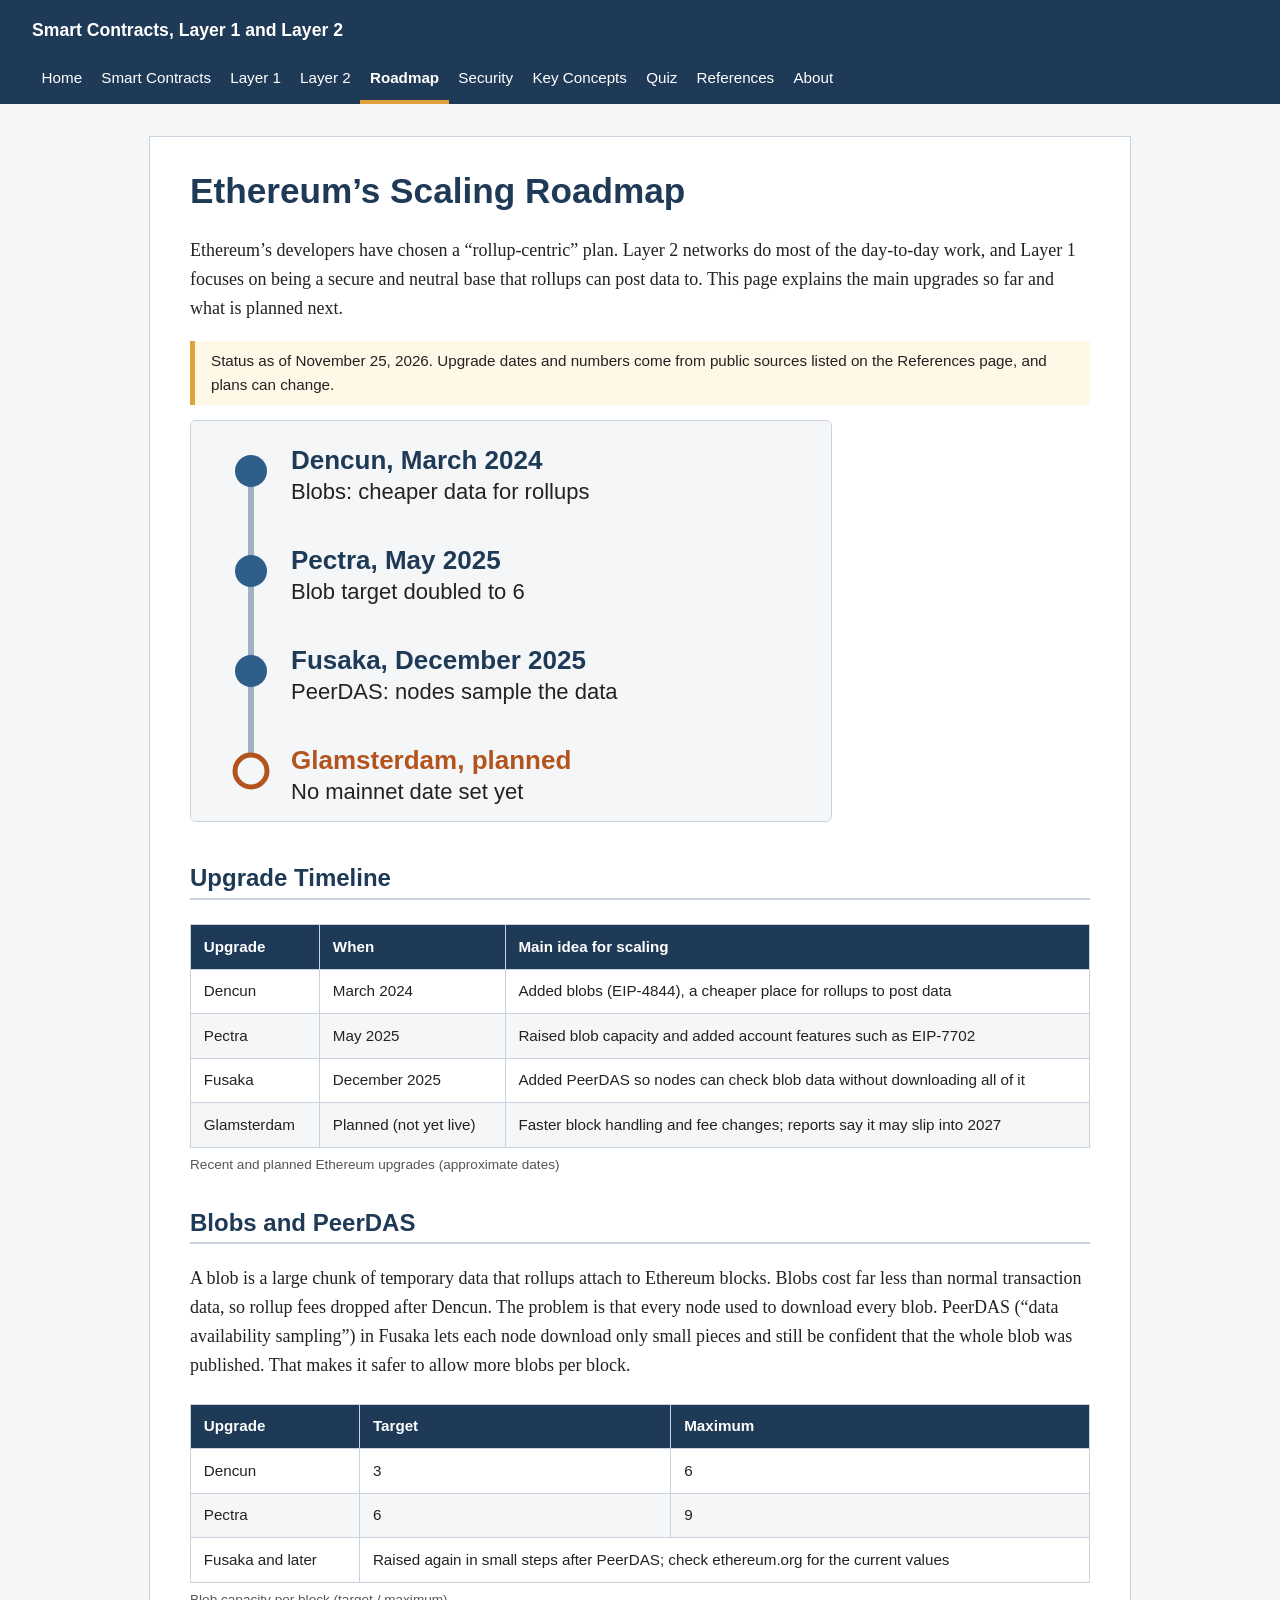
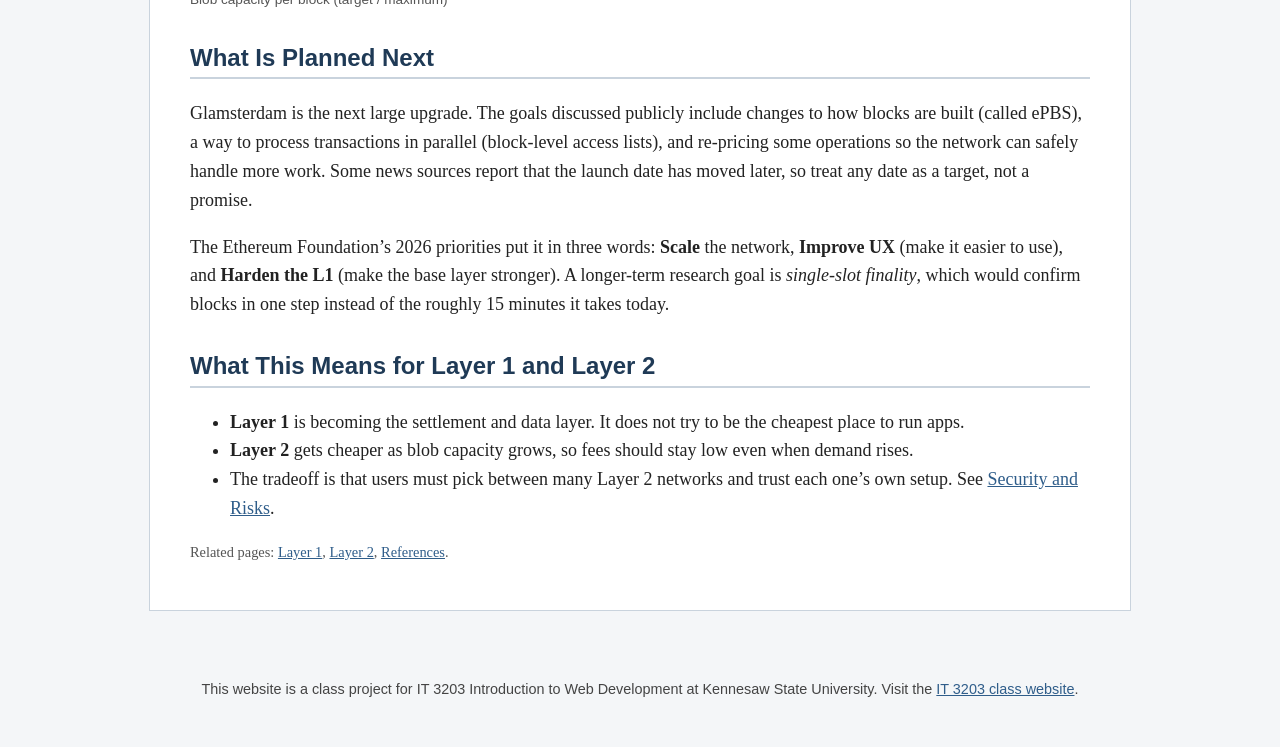
<file: roadmap.html>
<!DOCTYPE html>
<html lang="en">
<head>
  <meta charset="utf-8">
  <meta name="viewport" content="width=device-width, initial-scale=1">
  <title>Roadmap | Smart Contracts, Layer 1 and Layer 2</title>
  <!-- The one and only stylesheet for the site -->
  <link rel="stylesheet" href="css/style.css">
  <meta name="theme-color" content="#1f3a56">
  <link rel="icon" href="images/favicon.svg" type="image/svg+xml">
  <!-- One JavaScript file for the whole site (menu button + quiz). "defer" runs it after the page loads -->
  <script src="js/main.js" defer></script>
</head>
<body>
  <!-- Header and main menu: identical on every page for consistency -->
  <header>
    <div class="header-top">
      <p class="site-title">Smart Contracts, Layer 1 and Layer 2</p>
      <button type="button" id="nav-toggle" class="nav-toggle" aria-expanded="false" aria-controls="main-nav">Menu</button>
    </div>
    <nav id="main-nav" aria-label="Main menu">
      <a href="index.html">Home</a>
      <a href="smart-contracts.html">Smart Contracts</a>
      <a href="layer1.html">Layer 1</a>
      <a href="layer2.html">Layer 2</a>
      <a href="roadmap.html" class="current">Roadmap</a>
      <a href="security.html">Security</a>
      <a href="concepts.html">Key Concepts</a>
      <a href="quiz.html">Quiz</a>
      <a href="references.html">References</a>
      <a href="about.html">About</a>
    </nav>
  </header>

  <main>
    <h1>Ethereum&rsquo;s Scaling Roadmap</h1>
    <p>Ethereum&rsquo;s developers have chosen a &ldquo;rollup-centric&rdquo; plan. Layer 2 networks do most of the
    day-to-day work, and Layer 1 focuses on being a secure and neutral base that rollups can post data to. This page
    explains the main upgrades so far and what is planned next.</p>
    <p class="status-note">Status as of November 25, 2026. Upgrade dates and numbers come from public sources listed on the
    References page, and plans can change.</p>

    <img src="images/roadmap-timeline.svg" width="640" height="400" loading="lazy" alt="Timeline of Ethereum upgrades: Dencun in March 2024, Pectra in May 2025, Fusaka in December 2025, and Glamsterdam planned">

    <h2>Upgrade Timeline</h2>
<div class="table-wrap scrolls" tabindex="0" role="region" aria-label="Scrollable table">
<table>
      <caption>Recent and planned Ethereum upgrades (approximate dates)</caption>
      <thead><tr><th>Upgrade</th><th>When</th><th>Main idea for scaling</th></tr></thead>
      <tbody>
        <tr><td>Dencun</td><td>March 2024</td><td>Added blobs (EIP-4844), a cheaper place for rollups to post data</td></tr>
        <tr><td>Pectra</td><td>May 2025</td><td>Raised blob capacity and added account features such as EIP-7702</td></tr>
        <tr><td>Fusaka</td><td>December 2025</td><td>Added PeerDAS so nodes can check blob data without downloading all of it</td></tr>
        <tr><td>Glamsterdam</td><td>Planned (not yet live)</td><td>Faster block handling and fee changes; reports say it may slip into 2027</td></tr>
      </tbody>
    </table>
    </div>

    <h2>Blobs and PeerDAS</h2>
    <p>A blob is a large chunk of temporary data that rollups attach to Ethereum blocks. Blobs cost far less than
    normal transaction data, so rollup fees dropped after Dencun. The problem is that every node used to download
    every blob. PeerDAS (&ldquo;data availability sampling&rdquo;) in Fusaka lets each node download only small pieces
    and still be confident that the whole blob was published. That makes it safer to allow more blobs per block.</p>
<div class="table-wrap scrolls" tabindex="0" role="region" aria-label="Scrollable table">
<table>
      <caption>Blob capacity per block (target / maximum)</caption>
      <thead><tr><th>Upgrade</th><th>Target</th><th>Maximum</th></tr></thead>
      <tbody>
        <tr><td>Dencun</td><td>3</td><td>6</td></tr>
        <tr><td>Pectra</td><td>6</td><td>9</td></tr>
        <tr><td>Fusaka and later</td><td colspan="2">Raised again in small steps after PeerDAS; check ethereum.org for the current values</td></tr>
      </tbody>
    </table>
    </div>

    <h2>What Is Planned Next</h2>
    <p>Glamsterdam is the next large upgrade. The goals discussed publicly include changes to how blocks are built
    (called ePBS), a way to process transactions in parallel (block-level access lists), and re-pricing some operations
    so the network can safely handle more work. Some news sources report that the launch date has moved later, so treat any
    date as a target, not a promise.</p>
    <p>The Ethereum Foundation&rsquo;s 2026 priorities put it in three words: <strong>Scale</strong> the network,
    <strong>Improve UX</strong> (make it easier to use), and <strong>Harden the L1</strong> (make the base layer stronger).
    A longer-term research goal is <em>single-slot finality</em>, which would confirm blocks in one step instead of
    the roughly 15 minutes it takes today.</p>

    <h2>What This Means for Layer 1 and Layer 2</h2>
    <ul>
      <li><strong>Layer 1</strong> is becoming the settlement and data layer. It does not try to be the cheapest place to run apps.</li>
      <li><strong>Layer 2</strong> gets cheaper as blob capacity grows, so fees should stay low even when demand rises.</li>
      <li>The tradeoff is that users must pick between many Layer 2 networks and trust each one&rsquo;s own setup. See <a href="security.html">Security and Risks</a>.</li>
    </ul>
    <p class="note">Related pages: <a href="layer1.html">Layer 1</a>, <a href="layer2.html">Layer 2</a>, <a href="references.html">References</a>.</p>

  </main>

  <!-- Footer: class project note with link to the class website -->
  <footer>
    <p>This website is a class project for IT 3203 Introduction to Web Development at Kennesaw State University.
    Visit the <a href="https://ksuweb.github.io/IT3203/">IT 3203 class website</a>.</p>
  </footer>
</body>
</html>
</file>
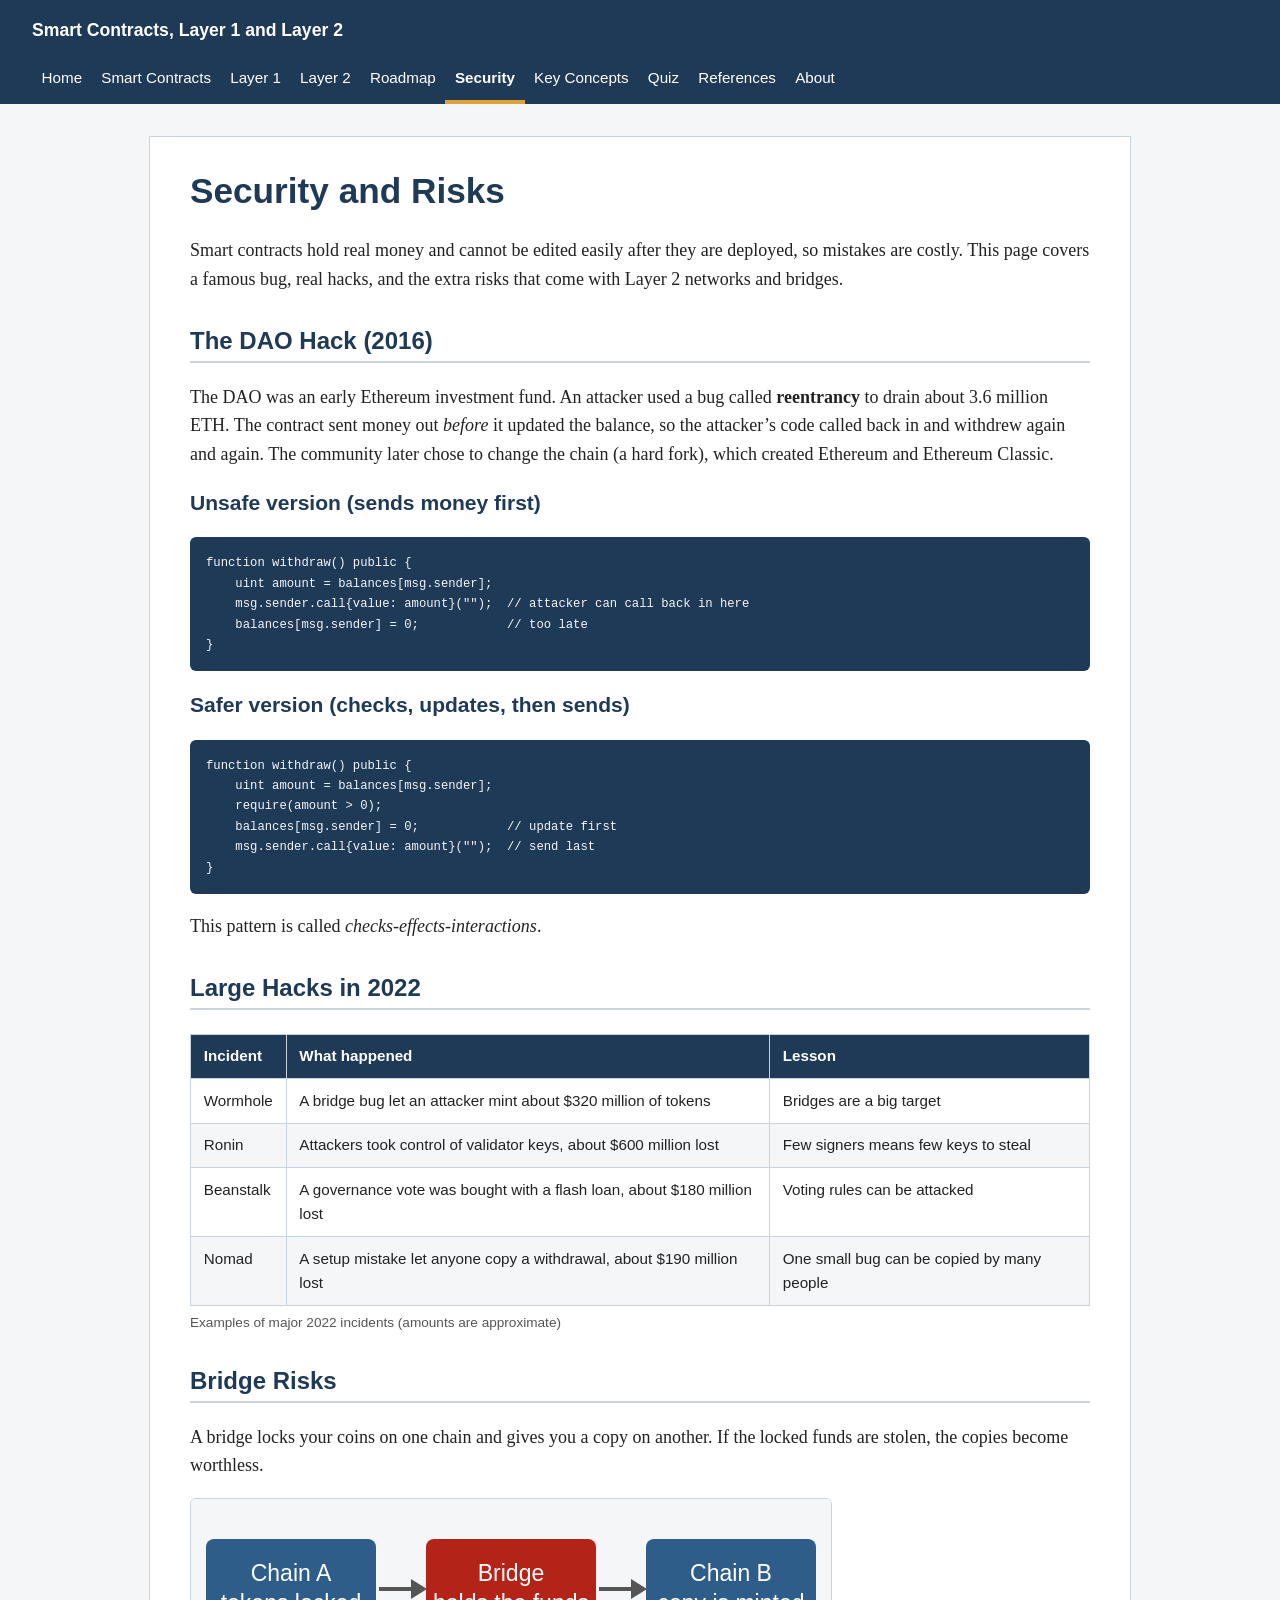
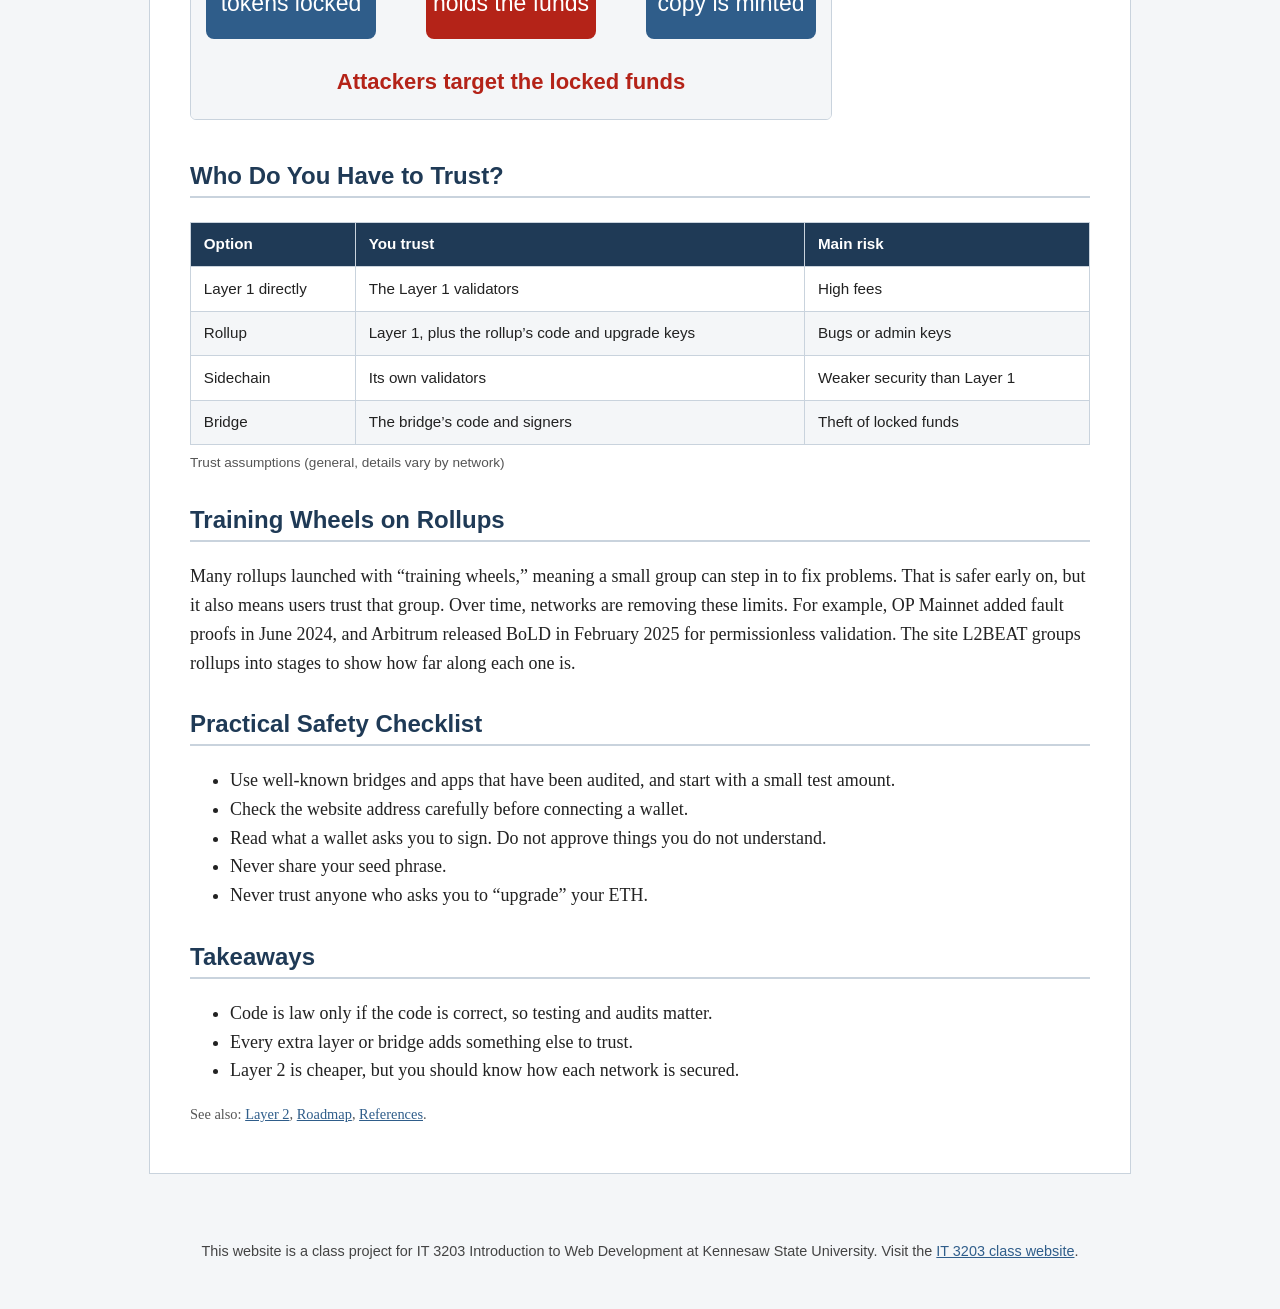
<file: security.html>
<!DOCTYPE html>
<html lang="en">
<head>
  <meta charset="utf-8">
  <meta name="viewport" content="width=device-width, initial-scale=1">
  <title>Security and Risks | Smart Contracts, Layer 1 and Layer 2</title>
  <!-- The one and only stylesheet for the site -->
  <link rel="stylesheet" href="css/style.css">
  <meta name="theme-color" content="#1f3a56">
  <link rel="icon" href="images/favicon.svg" type="image/svg+xml">
  <!-- One JavaScript file for the whole site (menu button + quiz). "defer" runs it after the page loads -->
  <script src="js/main.js" defer></script>
</head>
<body>
  <!-- Header and main menu: identical on every page for consistency -->
  <header>
    <div class="header-top">
      <p class="site-title">Smart Contracts, Layer 1 and Layer 2</p>
      <button type="button" id="nav-toggle" class="nav-toggle" aria-expanded="false" aria-controls="main-nav">Menu</button>
    </div>
    <nav id="main-nav" aria-label="Main menu">
      <a href="index.html">Home</a>
      <a href="smart-contracts.html">Smart Contracts</a>
      <a href="layer1.html">Layer 1</a>
      <a href="layer2.html">Layer 2</a>
      <a href="roadmap.html">Roadmap</a>
      <a href="security.html" class="current">Security</a>
      <a href="concepts.html">Key Concepts</a>
      <a href="quiz.html">Quiz</a>
      <a href="references.html">References</a>
      <a href="about.html">About</a>
    </nav>
  </header>

  <main>
    <h1>Security and Risks</h1>
    <p>Smart contracts hold real money and cannot be edited easily after they are deployed, so mistakes are costly.
    This page covers a famous bug, real hacks, and the extra risks that come with Layer 2 networks and bridges.</p>

    <h2>The DAO Hack (2016)</h2>
    <p>The DAO was an early Ethereum investment fund. An attacker used a bug called <strong>reentrancy</strong> to
    drain about 3.6 million ETH. The contract sent money out <em>before</em> it updated the balance, so the attacker&rsquo;s
    code called back in and withdrew again and again. The community later chose to change the chain (a hard fork),
    which created Ethereum and Ethereum Classic.</p>

    <h3>Unsafe version (sends money first)</h3>
<pre><code>function withdraw() public {
    uint amount = balances[msg.sender];
    msg.sender.call{value: amount}("");  // attacker can call back in here
    balances[msg.sender] = 0;            // too late
}</code></pre>

    <h3>Safer version (checks, updates, then sends)</h3>
<pre><code>function withdraw() public {
    uint amount = balances[msg.sender];
    require(amount &gt; 0);
    balances[msg.sender] = 0;            // update first
    msg.sender.call{value: amount}("");  // send last
}</code></pre>
    <p>This pattern is called <em>checks-effects-interactions</em>.</p>

    <h2>Large Hacks in 2022</h2>
<div class="table-wrap scrolls" tabindex="0" role="region" aria-label="Scrollable table">
<table>
      <caption>Examples of major 2022 incidents (amounts are approximate)</caption>
      <thead><tr><th>Incident</th><th>What happened</th><th>Lesson</th></tr></thead>
      <tbody>
        <tr><td>Wormhole</td><td>A bridge bug let an attacker mint about $320 million of tokens</td><td>Bridges are a big target</td></tr>
        <tr><td>Ronin</td><td>Attackers took control of validator keys, about $600 million lost</td><td>Few signers means few keys to steal</td></tr>
        <tr><td>Beanstalk</td><td>A governance vote was bought with a flash loan, about $180 million lost</td><td>Voting rules can be attacked</td></tr>
        <tr><td>Nomad</td><td>A setup mistake let anyone copy a withdrawal, about $190 million lost</td><td>One small bug can be copied by many people</td></tr>
      </tbody>
    </table>
    </div>

    <h2>Bridge Risks</h2>
    <p>A bridge locks your coins on one chain and gives you a copy on another. If the locked funds are stolen, the
    copies become worthless.</p>
    <img src="images/bridge-flow.svg" width="640" height="220" loading="lazy" alt="Bridge flow: coins on Chain A are locked in a bridge, and a copy is issued on Chain B; attackers target the locked funds">

    <h2>Who Do You Have to Trust?</h2>
<div class="table-wrap scrolls" tabindex="0" role="region" aria-label="Scrollable table">
<table>
      <caption>Trust assumptions (general, details vary by network)</caption>
      <thead><tr><th>Option</th><th>You trust</th><th>Main risk</th></tr></thead>
      <tbody>
        <tr><td>Layer 1 directly</td><td>The Layer 1 validators</td><td>High fees</td></tr>
        <tr><td>Rollup</td><td>Layer 1, plus the rollup&rsquo;s code and upgrade keys</td><td>Bugs or admin keys</td></tr>
        <tr><td>Sidechain</td><td>Its own validators</td><td>Weaker security than Layer 1</td></tr>
        <tr><td>Bridge</td><td>The bridge&rsquo;s code and signers</td><td>Theft of locked funds</td></tr>
      </tbody>
    </table>
    </div>

    <h2>Training Wheels on Rollups</h2>
    <p>Many rollups launched with &ldquo;training wheels,&rdquo; meaning a small group can step in to fix problems.
    That is safer early on, but it also means users trust that group. Over time, networks are removing these
    limits. For example, OP Mainnet added fault proofs in June 2024, and Arbitrum released BoLD in February 2025 for
    permissionless validation. The site L2BEAT groups rollups into stages to show how far along each one is.</p>

    <h2>Practical Safety Checklist</h2>
    <ul>
      <li>Use well-known bridges and apps that have been audited, and start with a small test amount.</li>
      <li>Check the website address carefully before connecting a wallet.</li>
      <li>Read what a wallet asks you to sign. Do not approve things you do not understand.</li>
      <li>Never share your seed phrase.</li>
      <li>Never trust anyone who asks you to &ldquo;upgrade&rdquo; your ETH.</li>
    </ul>

    <h2>Takeaways</h2>
    <ul>
      <li>Code is law only if the code is correct, so testing and audits matter.</li>
      <li>Every extra layer or bridge adds something else to trust.</li>
      <li>Layer 2 is cheaper, but you should know how each network is secured.</li>
    </ul>
    <p class="note">See also: <a href="layer2.html">Layer 2</a>, <a href="roadmap.html">Roadmap</a>, <a href="references.html">References</a>.</p>

  </main>

  <!-- Footer: class project note with link to the class website -->
  <footer>
    <p>This website is a class project for IT 3203 Introduction to Web Development at Kennesaw State University.
    Visit the <a href="https://ksuweb.github.io/IT3203/">IT 3203 class website</a>.</p>
  </footer>
</body>
</html>
</file>
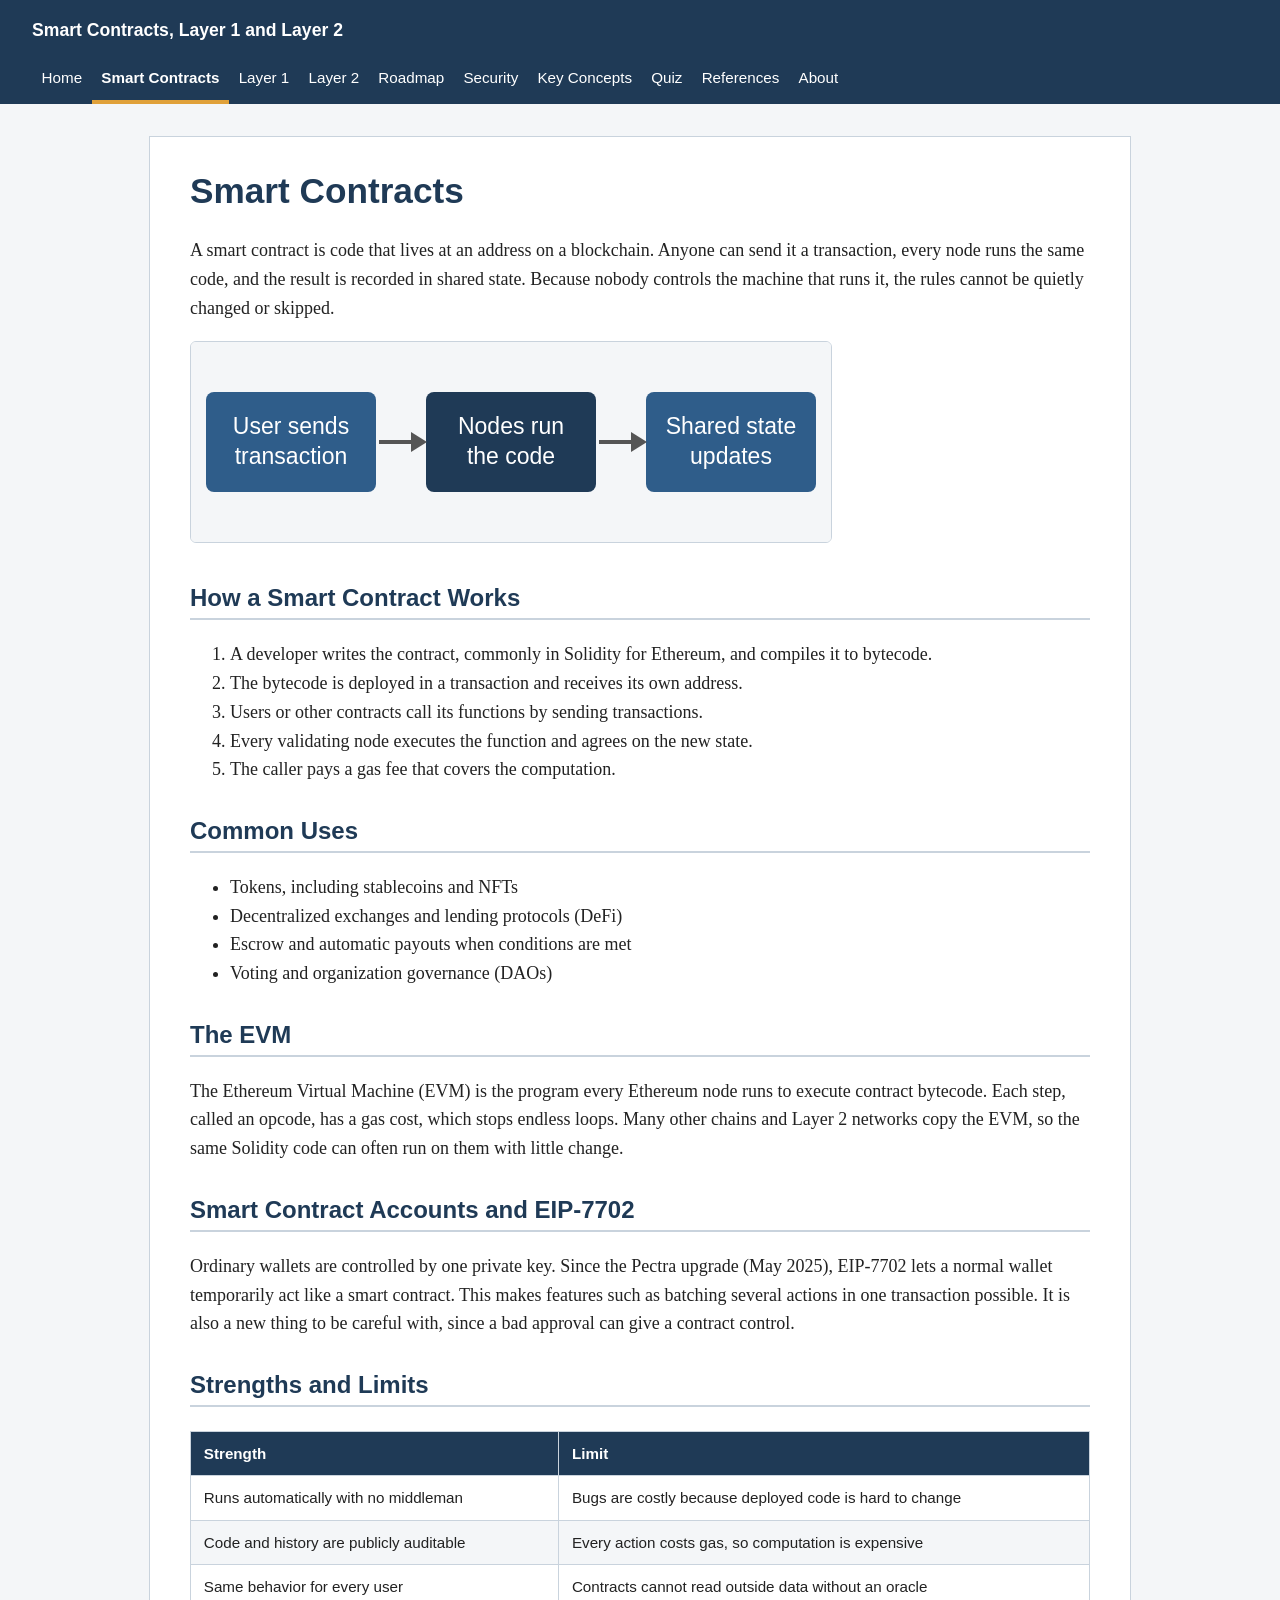
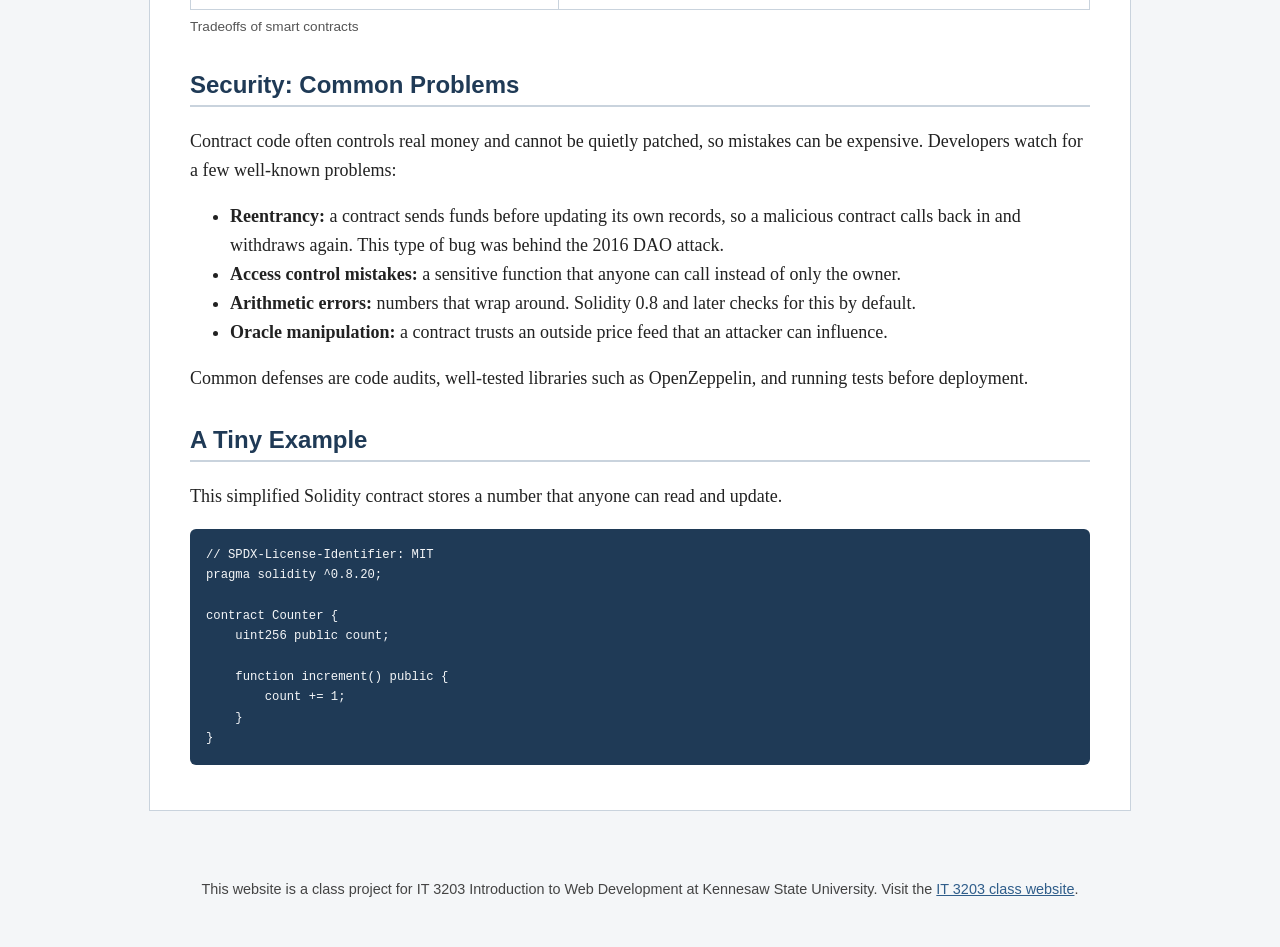
<file: smart-contracts.html>
<!DOCTYPE html>
<html lang="en">
<head>
  <meta charset="utf-8">
  <meta name="viewport" content="width=device-width, initial-scale=1">
  <title>Smart Contracts | Smart Contracts, Layer 1 and Layer 2</title>
  <!-- The one and only stylesheet for the site -->
  <link rel="stylesheet" href="css/style.css">
  <meta name="theme-color" content="#1f3a56">
  <link rel="icon" href="images/favicon.svg" type="image/svg+xml">
  <!-- One JavaScript file for the whole site (menu button + quiz). "defer" runs it after the page loads -->
  <script src="js/main.js" defer></script>
</head>
<body>
  <!-- Header and main menu: identical on every page for consistency -->
  <header>
    <div class="header-top">
      <p class="site-title">Smart Contracts, Layer 1 and Layer 2</p>
      <button type="button" id="nav-toggle" class="nav-toggle" aria-expanded="false" aria-controls="main-nav">Menu</button>
    </div>
    <nav id="main-nav" aria-label="Main menu">
      <a href="index.html">Home</a>
      <a href="smart-contracts.html" class="current">Smart Contracts</a>
      <a href="layer1.html">Layer 1</a>
      <a href="layer2.html">Layer 2</a>
      <a href="roadmap.html">Roadmap</a>
      <a href="security.html">Security</a>
      <a href="concepts.html">Key Concepts</a>
      <a href="quiz.html">Quiz</a>
      <a href="references.html">References</a>
      <a href="about.html">About</a>
    </nav>
  </header>

  <main>
    <h1>Smart Contracts</h1>
    <p>A smart contract is code that lives at an address on a blockchain. Anyone can send it a transaction, every
    node runs the same code, and the result is recorded in shared state. Because nobody controls the machine
    that runs it, the rules cannot be quietly changed or skipped.</p>

    <img src="images/contract-flow.svg" width="640" height="200" alt="Three step flow: a user sends a transaction, nodes run the contract code, and the shared state updates">

    <h2>How a Smart Contract Works</h2>
    <ol>
      <li>A developer writes the contract, commonly in Solidity for Ethereum, and compiles it to bytecode.</li>
      <li>The bytecode is deployed in a transaction and receives its own address.</li>
      <li>Users or other contracts call its functions by sending transactions.</li>
      <li>Every validating node executes the function and agrees on the new state.</li>
      <li>The caller pays a gas fee that covers the computation.</li>
    </ol>

    <h2>Common Uses</h2>
    <ul>
      <li>Tokens, including stablecoins and NFTs</li>
      <li>Decentralized exchanges and lending protocols (DeFi)</li>
      <li>Escrow and automatic payouts when conditions are met</li>
      <li>Voting and organization governance (DAOs)</li>
    </ul>

    <h2>The EVM</h2>
    <p>The Ethereum Virtual Machine (EVM) is the program every Ethereum node runs to execute contract bytecode. Each
    step, called an opcode, has a gas cost, which stops endless loops. Many other chains and Layer 2 networks copy the
    EVM, so the same Solidity code can often run on them with little change.</p>

    <h2>Smart Contract Accounts and EIP-7702</h2>
    <p>Ordinary wallets are controlled by one private key. Since the Pectra upgrade (May 2025), EIP-7702 lets a normal
    wallet temporarily act like a smart contract. This makes features such as batching several actions in one
    transaction possible. It is also a new thing to be careful with, since a bad approval can give a contract control.</p>

    <h2>Strengths and Limits</h2>
    <div class="table-wrap" tabindex="0" role="region" aria-label="Scrollable table">
<table>
      <caption>Tradeoffs of smart contracts</caption>
      <thead><tr><th>Strength</th><th>Limit</th></tr></thead>
      <tbody>
        <tr><td>Runs automatically with no middleman</td><td>Bugs are costly because deployed code is hard to change</td></tr>
        <tr><td>Code and history are publicly auditable</td><td>Every action costs gas, so computation is expensive</td></tr>
        <tr><td>Same behavior for every user</td><td>Contracts cannot read outside data without an oracle</td></tr>
      </tbody>
    </table>
    </div>

    <h2>Security: Common Problems</h2>
    <p>Contract code often controls real money and cannot be quietly patched, so mistakes can be expensive.
    Developers watch for a few well-known problems:</p>
    <ul>
      <li><strong>Reentrancy:</strong> a contract sends funds before updating its own records, so a malicious
      contract calls back in and withdraws again. This type of bug was behind the 2016 DAO attack.</li>
      <li><strong>Access control mistakes:</strong> a sensitive function that anyone can call instead of only the owner.</li>
      <li><strong>Arithmetic errors:</strong> numbers that wrap around. Solidity 0.8 and later checks for this by default.</li>
      <li><strong>Oracle manipulation:</strong> a contract trusts an outside price feed that an attacker can influence.</li>
    </ul>
    <p>Common defenses are code audits, well-tested libraries such as OpenZeppelin, and running tests before deployment.</p>

    <h2>A Tiny Example</h2>
    <p>This simplified Solidity contract stores a number that anyone can read and update.</p>
    <pre><code>// SPDX-License-Identifier: MIT
pragma solidity ^0.8.20;

contract Counter {
    uint256 public count;

    function increment() public {
        count += 1;
    }
}</code></pre>
  </main>

  <!-- Footer: class project note with link to the class website -->
  <footer>
    <p>This website is a class project for IT 3203 Introduction to Web Development at Kennesaw State University.
    Visit the <a href="https://ksuweb.github.io/IT3203/">IT 3203 class website</a>.</p>
  </footer>
</body>
</html>
</file>
<file: css/style.css>
/* ==========================================================
   IT 3203 Milestone #3 - single stylesheet for the whole site
   Theme: simple, clean business style (navy + light gray)

   MOBILE-FIRST: the base styles below are for phones. Two media
   queries then add changes as the screen gets wider:
     @media (min-width: 600px)  -> tablets
     @media (min-width: 960px)  -> laptops and desktops

   Sections: 1 Variables | 2 Base elements | 3 Header and menu
             4 Page content | 5 Tables and code | 6 Quiz
             7 Footer | 8 Tablet (600px) | 9 Desktop (960px)
   ========================================================== */

/* ----- 1. Variables: colors are defined once and reused everywhere ----- */
:root {
  --navy: #1f3a56;
  --blue: #2f5d8a;
  --accent: #e0a13a;
  --hover: #b3541e;
  --text: #222;
  --muted: #555;
  --page-bg: #f4f6f8;
  --panel-bg: #fff;
  --soft-bg: #eef3f8;
  --line: #c9d3dd;
  --green: #1e7d4f;
  --green-bg: #e6f4ec;
  --red: #b42318;
  --red-bg: #fdecea;
  --touch: 2.75rem;   /* minimum height of anything you tap (44px) */
}

/* A rule so the HTML "hidden" attribute always wins over other display rules */
[hidden] { display: none !important; }

/* ----- 2. Base elements (selector type 1: ELEMENT selectors) ----- */
html { -webkit-text-size-adjust: 100%; }   /* stops phones from resizing text on rotate */

body {
  font-family: Georgia, "Times New Roman", serif; /* font settings */
  font-size: 1.0625rem;      /* 17px on phones; rem units respect the user's font setting */
  line-height: 1.6;
  color: var(--text);
  background-color: var(--page-bg);
  margin: 0;
}

h1, h2, h3 {
  font-family: "Segoe UI", Arial, sans-serif;
  color: var(--navy);
  line-height: 1.25;
}

/* clamp() makes the heading grow smoothly with the screen between a min and a max size */
h1 { font-size: clamp(1.65rem, 6vw, 2.2rem); margin-top: 0; }
h2 { font-size: clamp(1.3rem, 4.5vw, 1.5rem); margin-top: 2rem; border-bottom: 2px solid var(--line); padding-bottom: 0.3rem; }

a { color: var(--blue); }
a:hover { color: var(--hover); text-decoration: none; } /* hover effect on links */
a:focus-visible { outline: 3px solid var(--accent); outline-offset: 2px; }

/* Flexible images: never wider than the screen, height keeps the right shape */
img { max-width: 100%; height: auto; border: 1px solid var(--line); border-radius: 6px; }

/* ----- 3. Header and main menu ----- */
header {
  background-color: var(--navy);
  color: #fff;
  padding: 0.75rem 1rem 0;
}

.header-top { display: flex; justify-content: space-between; align-items: center; gap: 1rem; }
.site-title { margin: 0 0 0.75rem; font-family: "Segoe UI", Arial, sans-serif; font-size: 1.05rem; font-weight: bold; }

/* The Menu button only shows on small screens, and only when JavaScript is on */
.nav-toggle {
  display: none;
  min-height: var(--touch);
  min-width: 5rem;
  margin-bottom: 0.75rem;
  padding: 0 1rem;
  font-family: "Segoe UI", Arial, sans-serif;
  font-size: 1rem;
  font-weight: bold;
  color: #fff;
  background-color: transparent;
  border: 2px solid #fff;
  border-radius: 4px;
  cursor: pointer;
}
.nav-toggle:hover { background-color: var(--blue); }
.nav-toggle:focus-visible { outline: 3px solid var(--accent); outline-offset: 2px; }
.js .nav-toggle { display: block; }

/* Selector type 2: ID selector. FLEXBOX: on phones the menu is one tall column */
#main-nav {
  display: flex;
  flex-direction: column;
  margin: 0 -1rem;           /* lets the links reach the screen edges */
}
.js #main-nav:not(.is-open) { display: none; }   /* hidden until the Menu button is pressed */

/* Selector type 3: DESCENDANT + PSEUDO-CLASS selectors */
#main-nav a {
  display: flex;
  align-items: center;
  min-height: var(--touch);  /* big enough to tap with a thumb */
  box-sizing: border-box;
  padding: 0.5rem 1rem;
  color: #fff;
  text-decoration: none;
  font-family: "Segoe UI", Arial, sans-serif;
  font-size: 1rem;
  border-top: 1px solid rgba(255, 255, 255, 0.15);
  border-left: 5px solid transparent;
}
#main-nav a:hover { background-color: var(--blue); }
#main-nav a.current { border-left-color: var(--accent); font-weight: bold; background-color: rgba(255, 255, 255, 0.08); }
#main-nav a:focus-visible { outline: 3px solid var(--accent); outline-offset: -3px; }

/* ----- 4. Page content ----- */
main {
  padding: 1.25rem 1rem 1.5rem;
  background-color: var(--panel-bg);
  overflow-wrap: anywhere;   /* long web addresses wrap instead of pushing the page wider */
}

/* Selector type 4: CLASS selectors */
.abstract { background-color: var(--soft-bg); border-left: 5px solid var(--blue); padding: 0.5rem 1rem 0.75rem; margin: 1.25rem 0; }
.abstract h2 { margin-top: 0.5rem; border-bottom: none; }

.key-terms span { display: inline-block; background-color: #e5ebf1; border: 1px solid var(--line); border-radius: 4px; padding: 0.15rem 0.6rem; margin: 0.2rem 0.2rem 0.2rem 0; font-family: "Segoe UI", Arial, sans-serif; font-size: 0.9rem; }

/* CSS GRID: concept cards. One column on phones, more columns as space allows.
   min(250px, 100%) stops a card from ever being wider than a tiny screen */
.card-grid { display: grid; grid-template-columns: repeat(auto-fit, minmax(min(250px, 100%), 1fr)); gap: 1rem; margin-top: 1.5rem; }
.card { background-color: var(--page-bg); border: 1px solid var(--line); border-top: 4px solid var(--blue); padding: 0.75rem 1rem; }
.card h3 { margin-top: 0; font-size: 1.15rem; }

.note { font-size: 0.9rem; color: var(--muted); }
.status-note { background-color: #fff8e6; border-left: 5px solid var(--accent); padding: 0.5rem 1rem; font-family: "Segoe UI", Arial, sans-serif; font-size: 0.95rem; }

/* ----- 5. Tables and code ----- */

/* The wrapper scrolls sideways on its own, so a wide table never breaks the page layout */
.table-wrap { overflow-x: auto; margin: 1.25rem 0; }
.table-wrap:focus-visible { outline: 3px solid var(--accent); }
.table-wrap.scrolls::before { content: "Swipe sideways to see the whole table"; display: block; font-family: "Segoe UI", Arial, sans-serif; font-size: 0.8rem; color: var(--muted); }
.table-wrap table { margin: 0.25rem 0 0; }
.table-wrap.scrolls table { min-width: 34rem; }   /* keeps columns readable; the wrapper scrolls */

table { border-collapse: collapse; width: 100%; font-family: "Segoe UI", Arial, sans-serif; font-size: 0.9rem; }
th, td { border: 1px solid var(--line); padding: 0.5rem 0.65rem; text-align: left; vertical-align: top; overflow-wrap: normal; }
th { background-color: var(--navy); color: #fff; }
tr:nth-child(even) td { background-color: var(--page-bg); }
caption { caption-side: bottom; font-size: 0.85rem; color: var(--muted); padding-top: 0.4rem; text-align: left; }

code { background-color: var(--soft-bg); padding: 0.1rem 0.35rem; border-radius: 3px; font-size: 0.9em; }
pre { background-color: var(--navy); color: var(--page-bg); padding: 1rem; overflow-x: auto; border-radius: 6px; font-size: 0.8rem; line-height: 1.5; }
pre code { background: none; padding: 0; }

/* ----- 6. Quiz page ----- */

/* Buttons (Start, Submit, Reset, Retake): full width and tall on phones */
.btn {
  display: block;
  width: 100%;
  min-height: 3rem;
  font-family: "Segoe UI", Arial, sans-serif;
  font-size: 1rem;
  font-weight: bold;
  color: #fff;
  background-color: var(--navy);
  border: 2px solid var(--navy);
  border-radius: 4px;
  padding: 0.6rem 1.4rem;
  cursor: pointer;
}
.btn:hover { background-color: var(--blue); border-color: var(--blue); }
.btn:focus-visible { outline: 3px solid var(--accent); outline-offset: 2px; }
.btn:disabled { background-color: var(--muted); border-color: var(--muted); cursor: not-allowed; }
.btn-secondary { color: var(--navy); background-color: var(--panel-bg); }
.btn-secondary:hover { color: #fff; }

.quiz-panel { background-color: var(--soft-bg); border: 1px solid var(--line); border-left: 5px solid var(--blue); padding: 0.25rem 1rem 1.25rem; margin: 1.25rem 0; }
.quiz-panel h2 { margin-top: 1rem; border-bottom: none; }

/* Countdown bar: sticks to the top of the window while the quiz runs */
.timer-bar {
  position: sticky;
  top: 0;
  z-index: 10;
  display: flex;
  justify-content: space-between;
  align-items: center;
  margin: 1rem 0;
  padding: 0.4rem 1rem;
  background-color: var(--navy);
  color: #fff;
  border-radius: 4px;
  font-family: "Segoe UI", Arial, sans-serif;
}
.time-left { font-size: 1.4rem; font-weight: bold; font-variant-numeric: tabular-nums; }
.timer-bar.timer-low { background-color: var(--red); }   /* last minute turns red */

/* Question boxes. min-width: 0 lets a fieldset shrink on narrow screens */
.question { min-width: 0; border: 1px solid var(--line); border-left: 5px solid var(--line); border-radius: 4px; padding: 0.5rem 0.75rem 0.9rem; margin: 0 0 1.25rem; }
.question legend { font-family: "Segoe UI", Arial, sans-serif; font-weight: bold; color: var(--navy); padding: 0 0.5rem; }
.question-type { display: block; font-size: 0.85rem; font-weight: normal; color: var(--muted); }
.question-text { margin: 0.25rem 0 0.75rem; }

/* Answer choices: the whole row is the tap target (at least 48px tall) */
.option { display: flex; align-items: center; gap: 0.75rem; min-height: 3rem; box-sizing: border-box; padding: 0.5rem 0.75rem; margin: 0.4rem 0; border: 1px solid var(--line); border-radius: 4px; cursor: pointer; font-family: "Segoe UI", Arial, sans-serif; font-size: 1rem; line-height: 1.4; }
.option:hover { background-color: var(--soft-bg); border-color: var(--blue); }
.option input { flex: none; width: 1.4rem; height: 1.4rem; margin: 0; accent-color: var(--blue); }

/* Text box for fill-in-the-blank questions. 16px+ text stops iPhones from zooming in */
.blank-label { display: block; font-family: "Segoe UI", Arial, sans-serif; font-size: 0.9rem; color: var(--muted); margin-bottom: 0.25rem; }
.blank-input { width: 100%; box-sizing: border-box; min-height: 3rem; padding: 0.5rem 0.75rem; font-size: 1rem; border: 2px solid var(--line); border-radius: 4px; }
.blank-input:focus { outline: none; border-color: var(--blue); }

.form-actions { display: flex; flex-direction: column; gap: 0.75rem; margin-top: 1.5rem; }

/* Results panel */
.results { border: 2px solid var(--line); border-radius: 4px; padding: 0.25rem 1rem 1.25rem; margin: 1.25rem 0; }
.results:focus { outline: none; }
.results h2 { margin-top: 1rem; }
.result-banner { display: inline-block; margin: 0.5rem 0; padding: 0.4rem 1.5rem; border-radius: 4px; font-family: "Segoe UI", Arial, sans-serif; font-size: 1.6rem; font-weight: bold; letter-spacing: 0.05em; }
.result-banner.pass { background-color: var(--green-bg); color: var(--green); border: 2px solid var(--green); }
.result-banner.fail { background-color: var(--red-bg); color: var(--red); border: 2px solid var(--red); }

/* Score and time: stacked on phones, side by side when there is room */
.result-stats { display: flex; flex-wrap: wrap; gap: 0.75rem 3rem; margin: 0.5rem 0 1rem; font-family: "Segoe UI", Arial, sans-serif; }
.result-stats dt { font-size: 0.85rem; color: var(--muted); }
.result-stats dd { margin: 0; font-size: 1.4rem; font-weight: bold; color: var(--navy); }

.score-bar { height: 0.9rem; background-color: var(--page-bg); border: 1px solid var(--line); border-radius: 999px; overflow: hidden; }
.score-fill { height: 100%; }
.score-fill.pass { background-color: var(--green); }
.score-fill.fail { background-color: var(--red); }

.cell-correct { color: var(--green); font-weight: bold; }
.cell-incorrect { color: var(--red); font-weight: bold; }

/* Per-question coloring after grading */
.question.is-correct { border-left-color: var(--green); background-color: var(--green-bg); }
.question.is-incorrect { border-left-color: var(--red); background-color: var(--red-bg); }
.option.option-correct { border: 2px solid var(--green); background-color: var(--green-bg); }
.option.option-wrong { border: 2px solid var(--red); background-color: var(--red-bg); }
.feedback { margin: 0.75rem 0 0; font-family: "Segoe UI", Arial, sans-serif; font-size: 0.95rem; line-height: 1.5; }
.is-correct .feedback strong { color: var(--green); }
.is-incorrect .feedback strong { color: var(--red); }

/* ----- 7. Footer ----- */
footer { text-align: center; padding: 1.25rem 1rem 2rem; font-family: "Segoe UI", Arial, sans-serif; font-size: 0.9rem; color: #444; }

/* ==========================================================
   8. TABLETS: screens 600px wide and up
   More room, so spacing grows, the page becomes a centered
   "paper" panel, and buttons shrink back to their natural size.
   ========================================================== */
@media (min-width: 600px) {
  body { font-size: 1.125rem; }

  header { padding: 1rem 2rem 0; }
  .site-title { font-size: 1.1rem; }
  #main-nav { margin: 0 -2rem; }
  #main-nav a { padding: 0.5rem 2rem; }

  main {
    max-width: 900px;
    margin: 2rem auto;
    padding: 2rem 2.5rem;
    border: 1px solid var(--line);
  }

  .card-grid { gap: 1.25rem; }
  .card { padding: 1rem 1.25rem; }

  table { font-size: 0.95rem; }
  th, td { padding: 0.6rem 0.8rem; }
  pre { font-size: 0.85rem; }

  .btn { display: inline-block; width: auto; }
  .form-actions { flex-direction: row; }

  .quiz-panel { padding: 0.5rem 1.5rem 1.5rem; }
  .question { padding: 0.75rem 1.25rem 1rem; }
  .question-type { display: inline; margin-left: 0.75rem; }
  .blank-input { max-width: 20rem; }
  .results { padding: 0.5rem 1.5rem 1.5rem; }
  .timer-bar { padding: 0.5rem 1rem; }
  .time-left { font-size: 1.5rem; }
}

/* ==========================================================
   9. DESKTOPS: screens 960px wide and up
   The menu becomes one horizontal row and the Menu button goes away.
   ========================================================== */
@media (min-width: 960px) {
  .nav-toggle, .js .nav-toggle { display: none; }

  /* flexbox again, now as a row that wraps if a window is squeezed */
  #main-nav { flex-direction: row; flex-wrap: wrap; gap: 0; margin: 0; }
  .js #main-nav:not(.is-open) { display: flex; }

  #main-nav a { padding: 0.6rem 0.6rem; font-size: 0.95rem; border-top: none; border-left: none; border-bottom: 4px solid transparent; }
  #main-nav a:hover { border-bottom-color: var(--accent); }
  #main-nav a.current { border-bottom-color: var(--accent); background-color: transparent; }
  #main-nav a:focus-visible { outline-offset: -3px; }

  .site-title { font-size: 1.1rem; }
  .table-wrap.scrolls::before { content: none; }   /* no swipe hint needed with a mouse */
  .table-wrap.scrolls table { min-width: 0; }
}
</file>
